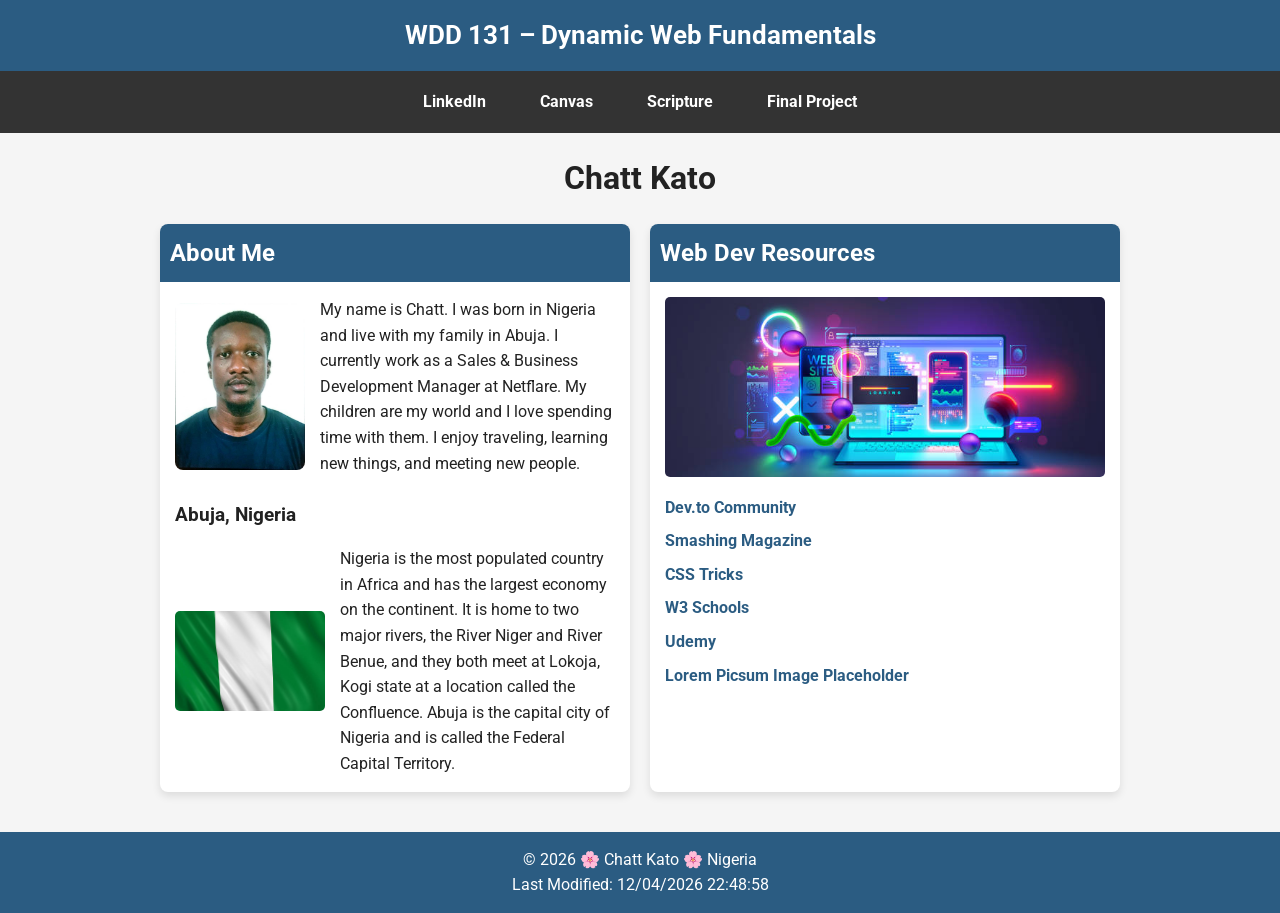
<file: index.html>
<!DOCTYPE html>
<html lang="en-US">
<head>
<meta charset="UTF-8">
<meta name="viewport" content="width=device-width, initial-scale=1.0">

<title>WDD 131 – Dynamic Web Fundamentals – Chatt Kato</title>

<meta name="description" content="WDD 131 – Dynamic Web Fundamentals – Chatt Kato. Home page featuring personal introduction, country information, and web development resources.">

<meta name="author" content="Chatt Kato">

<link rel="stylesheet" href="styles/base.css">

<script src="scripts/getdates.js" defer></script>

<!-- Google Fonts -->
<link rel="preconnect" href="https://fonts.googleapis.com">
<link rel="preconnect" href="https://fonts.gstatic.com" crossorigin>

<link href="https://fonts.googleapis.com/css2?family=Roboto:wght@300;400;700&display=swap" rel="stylesheet">

</head>

<body>

<header>
<span id="course-title">WDD 131 – Dynamic Web Fundamentals</span>

<nav>
<a href="https://www.linkedin.com/in/chatt-kato" target="_blank">LinkedIn</a>
<a href="https://byupw.instructure.com/" target="_blank">Canvas</a>
<a href="https://www.churchofjesuschrist.org/study/scriptures/bofm/1-ne/3?lang=eng&id=p7#p7" target="_blank">Scripture</a>
<a href="#">Final Project</a>
</nav>
</header>


<main>

<h1>Chatt Kato</h1>

<div class="cards">

<!-- ABOUT ME CARD -->
<section class="card">

<h2>About Me</h2>

<div class="about">

<img src="images/chatt-profile.jpg" alt="Chatt Kato" loading="lazy" class="profile-image">

<p>
My name is Chatt. I was born in Nigeria and live with my family in Abuja. 
I currently work as a Sales & Business Development Manager at Netflare. 
My children are my world and I love spending time with them. 
I enjoy traveling, learning new things, and meeting new people.
</p>

</div>

<h3>Abuja, Nigeria</h3>

<div class="country-content">

<img src="images/nigerian-flag.jpg" alt="Official flag of Nigeria" loading="lazy" class="flag-image">

<p>
Nigeria is the most populated country in Africa and has the largest economy on the continent. 
It is home to two major rivers, the River Niger and River Benue, and they both meet at Lokoja, Kogi state at a 
location called the Confluence. Abuja is the capital city of Nigeria and is called the Federal Capital Territory.
</p>

</div>

</section>


<!-- WEB DEV RESOURCES CARD -->
<section class="card">

<h2>Web Dev Resources</h2>

<div class="resources">

<img src="images/dev-resources.jpg" alt="Web development resources" loading="lazy">

<ul>
<li><a href="https://dev.to/" target="_blank">Dev.to Community</a></li>
<li><a href="https://www.smashingmagazine.com/" target="_blank">Smashing Magazine</a></li>
<li><a href="https://css-tricks.com/" target="_blank">CSS Tricks</a></li>
<li><a href="https://www.w3schools.com/" target="_blank">W3 Schools</a></li>
<li><a href="https://www.udemy.com/" target="_blank">Udemy</a></li>
<li><a href="https://picsum.photos/" target="_blank">Lorem Picsum Image Placeholder</a></li>
</ul>

</div>

</section>

</div>

</main>


<footer>

<p>
© <span id="currentyear"></span> 🌸 Chatt Kato 🌸 Nigeria
</p>

<p id="lastModified"></p>

</footer>

</body>
</html>
</file>
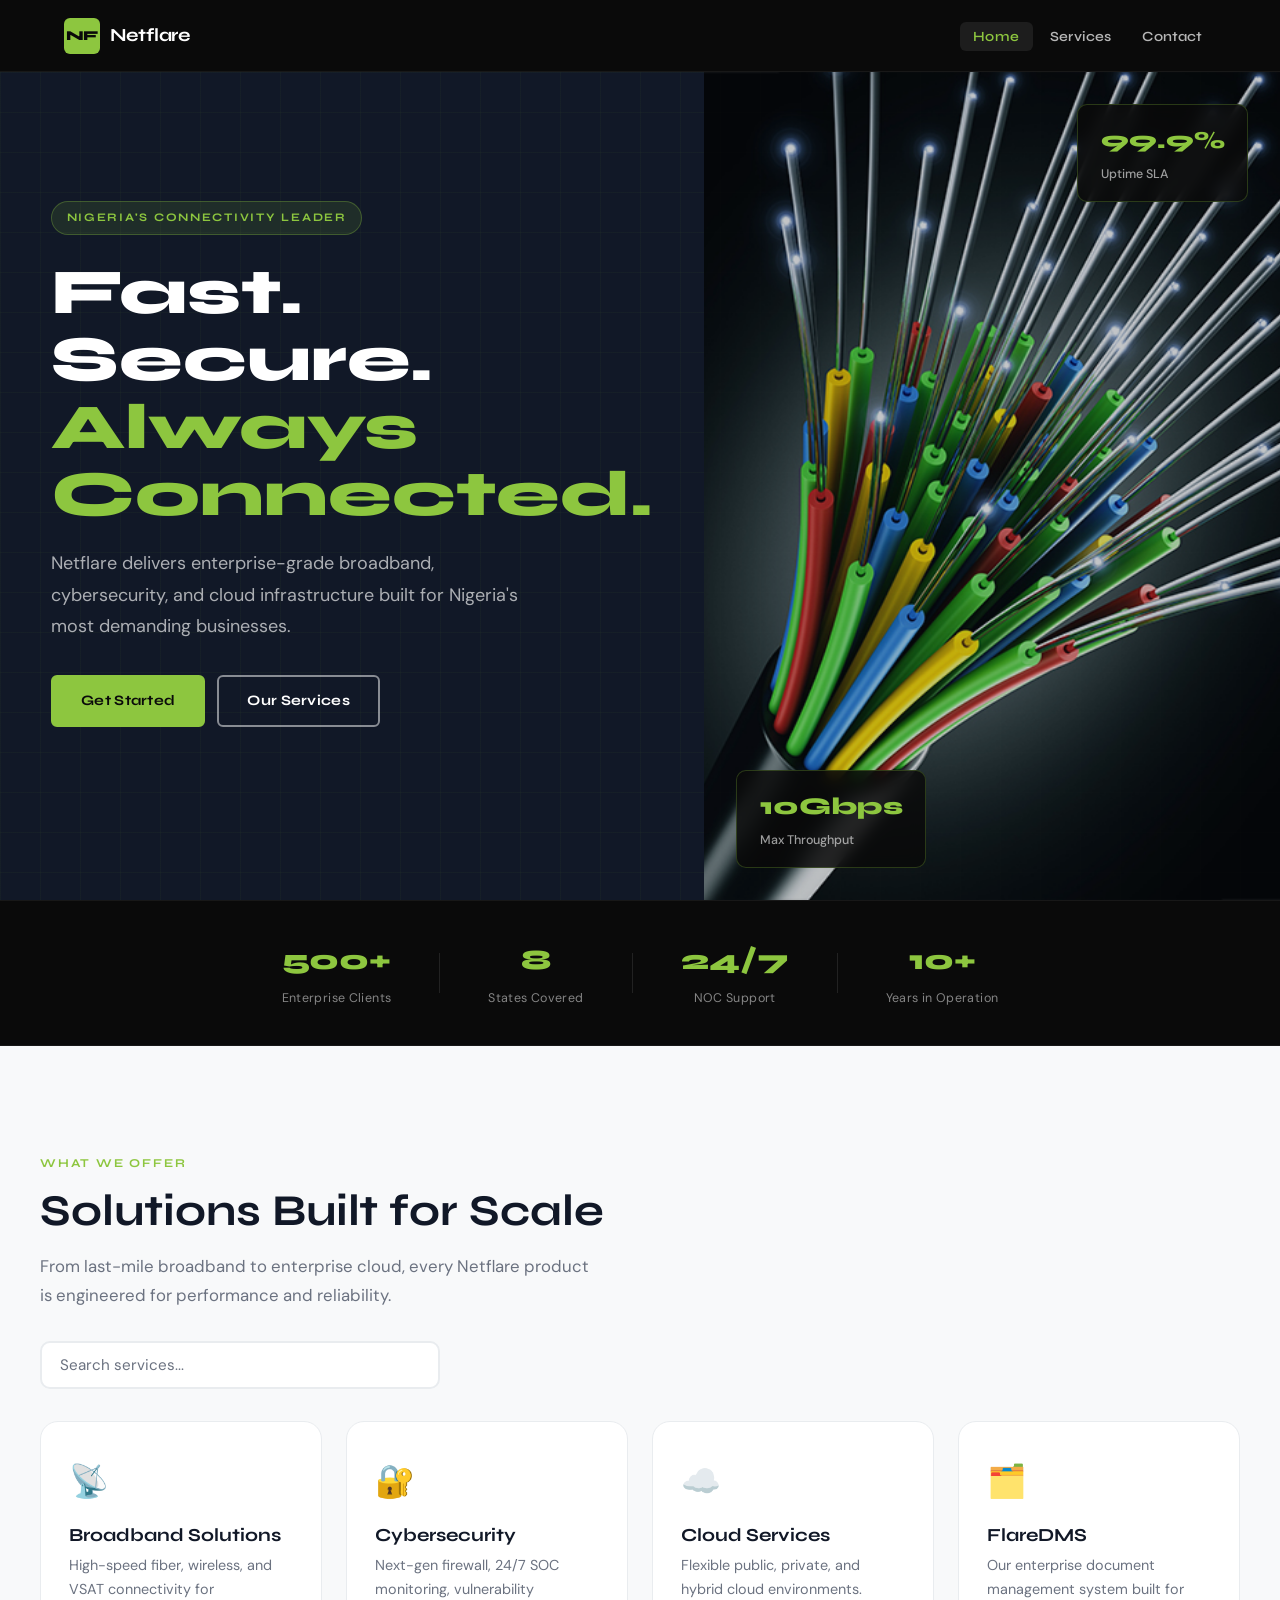
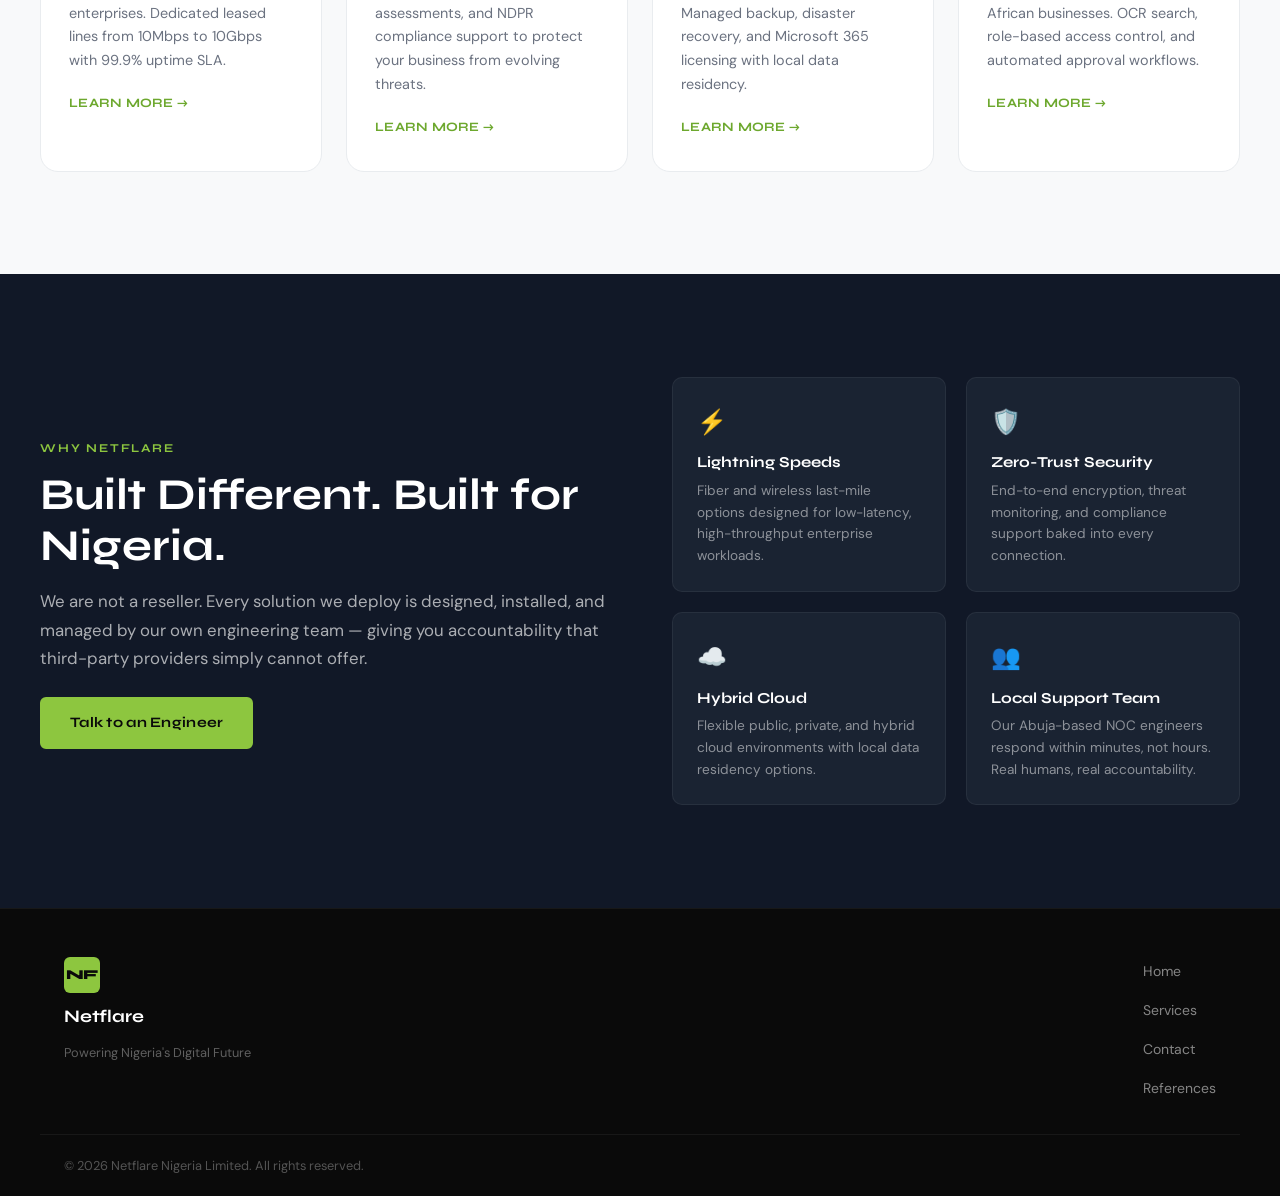
<file: netflare/index.html>
<!DOCTYPE html>
<html lang="en">
<head>
  <meta charset="UTF-8">
  <meta name="description" content="Netflare provides broadband internet, cybersecurity, cloud, and ICT solutions across Nigeria.">
  <meta name="viewport" content="width=device-width, initial-scale=1.0">
  <title>Netflare | Powering Nigeria's Digital Future</title>
  <link rel="preconnect" href="https://fonts.googleapis.com">
  <link rel="preconnect" href="https://fonts.gstatic.com" crossorigin>
  <link href="https://fonts.googleapis.com/css2?family=Syne:wght@400;600;700;800&family=DM+Sans:wght@300;400;500&display=swap" rel="stylesheet">
  <link rel="stylesheet" href="styles/style.css">
  <script src="scripts/script.js" defer></script>
</head>
<body>

  <header class="site-header">
    <div class="header-inner">
      <a href="index.html" class="logo" aria-label="Netflare home">
        <span class="logo-mark">NF</span>
        <span class="logo-text">Netflare</span>
      </a>
      <nav aria-label="Primary Navigation">
        <ul class="nav-list">
          <li><a href="index.html" class="nav-link active">Home</a></li>
          <li><a href="services.html" class="nav-link">Services</a></li>
          <li><a href="contact.html" class="nav-link">Contact</a></li>
        </ul>
      </nav>
      <button class="nav-toggle" aria-label="Toggle menu" aria-expanded="false">
        <span></span><span></span><span></span>
      </button>
    </div>
  </header>

  <main>

    <!-- HERO -->
    <section class="hero">
      <div class="hero-bg-grid"></div>
      <div class="hero-content">
        <div class="hero-badge">Nigeria's Connectivity Leader</div>
        <h1 class="hero-heading">
          Fast. Secure.<br>
          <span class="accent-text">Always Connected.</span>
        </h1>
        <p class="hero-sub">Netflare delivers enterprise-grade broadband, cybersecurity, and cloud infrastructure built for Nigeria's most demanding businesses.</p>
        <div class="hero-actions">
          <button id="ctaBtn" class="btn btn-primary">Get Started</button>
          <a href="services.html" class="btn btn-outline">Our Services</a>
        </div>
        <p id="welcomeMsg" class="welcome-msg" aria-live="polite"></p>
      </div>
      <div class="hero-visual">
        <img src="images/hero.jpg" alt="High-speed fiber network infrastructure" loading="eager" class="hero-img">
        <div class="hero-stat-card card-top">
          <span class="stat-number">99.9%</span>
          <span class="stat-label">Uptime SLA</span>
        </div>
        <div class="hero-stat-card card-bottom">
          <span class="stat-number">10Gbps</span>
          <span class="stat-label">Max Throughput</span>
        </div>
      </div>
    </section>

    <!-- TRUST BAR -->
    <section class="trust-bar" aria-label="Company highlights">
      <div class="trust-inner">
        <div class="trust-item">
          <span class="trust-num">500+</span>
          <span class="trust-label">Enterprise Clients</span>
        </div>
        <div class="trust-divider"></div>
        <div class="trust-item">
          <span class="trust-num">8</span>
          <span class="trust-label">States Covered</span>
        </div>
        <div class="trust-divider"></div>
        <div class="trust-item">
          <span class="trust-num">24/7</span>
          <span class="trust-label">NOC Support</span>
        </div>
        <div class="trust-divider"></div>
        <div class="trust-item">
          <span class="trust-num">10+</span>
          <span class="trust-label">Years in Operation</span>
        </div>
      </div>
    </section>

    <!-- SERVICES PREVIEW -->
    <section class="services-section">
      <div class="section-inner">
        <div class="section-label">What We Offer</div>
        <h2 class="section-heading">Solutions Built for Scale</h2>
        <p class="section-sub">From last-mile broadband to enterprise cloud, every Netflare product is engineered for performance and reliability.</p>

        <input type="search" id="searchBox" placeholder="Search services..." aria-label="Search services" class="search-input">

        <div id="servicesContainer" class="services-grid"></div>
      </div>
    </section>

    <!-- WHY NETFLARE -->
    <section class="why-section">
      <div class="why-inner">
        <div class="why-text">
          <div class="section-label">Why Netflare</div>
          <h2 class="section-heading">Built Different. Built for Nigeria.</h2>
          <p>We are not a reseller. Every solution we deploy is designed, installed, and managed by our own engineering team — giving you accountability that third-party providers simply cannot offer.</p>
          <a href="contact.html" class="btn btn-primary" style="margin-top:1.5rem; display:inline-block;">Talk to an Engineer</a>
        </div>
        <div class="why-cards">
          <div class="why-card">
            <div class="why-icon">⚡</div>
            <h3>Lightning Speeds</h3>
            <p>Fiber and wireless last-mile options designed for low-latency, high-throughput enterprise workloads.</p>
          </div>
          <div class="why-card">
            <div class="why-icon">🛡️</div>
            <h3>Zero-Trust Security</h3>
            <p>End-to-end encryption, threat monitoring, and compliance support baked into every connection.</p>
          </div>
          <div class="why-card">
            <div class="why-icon">☁️</div>
            <h3>Hybrid Cloud</h3>
            <p>Flexible public, private, and hybrid cloud environments with local data residency options.</p>
          </div>
          <div class="why-card">
            <div class="why-icon">👥</div>
            <h3>Local Support Team</h3>
            <p>Our Abuja-based NOC engineers respond within minutes, not hours. Real humans, real accountability.</p>
          </div>
        </div>
      </div>
    </section>

  </main>

  <footer class="site-footer">
    <div class="footer-inner">
      <div class="footer-brand">
        <span class="logo-mark">NF</span>
        <span class="logo-text">Netflare</span>
        <p class="footer-tagline">Powering Nigeria's Digital Future</p>
      </div>
      <nav aria-label="Footer Navigation">
        <ul class="footer-links">
          <li><a href="index.html">Home</a></li>
          <li><a href="services.html">Services</a></li>
          <li><a href="contact.html">Contact</a></li>
          <li><a href="references.html">References</a></li>
        </ul>
      </nav>
    </div>
    <div class="footer-bottom">
      <p>&copy; 2026 Netflare Nigeria Limited. All rights reserved.</p>
    </div>
  </footer>

</body>
</html>
</file>
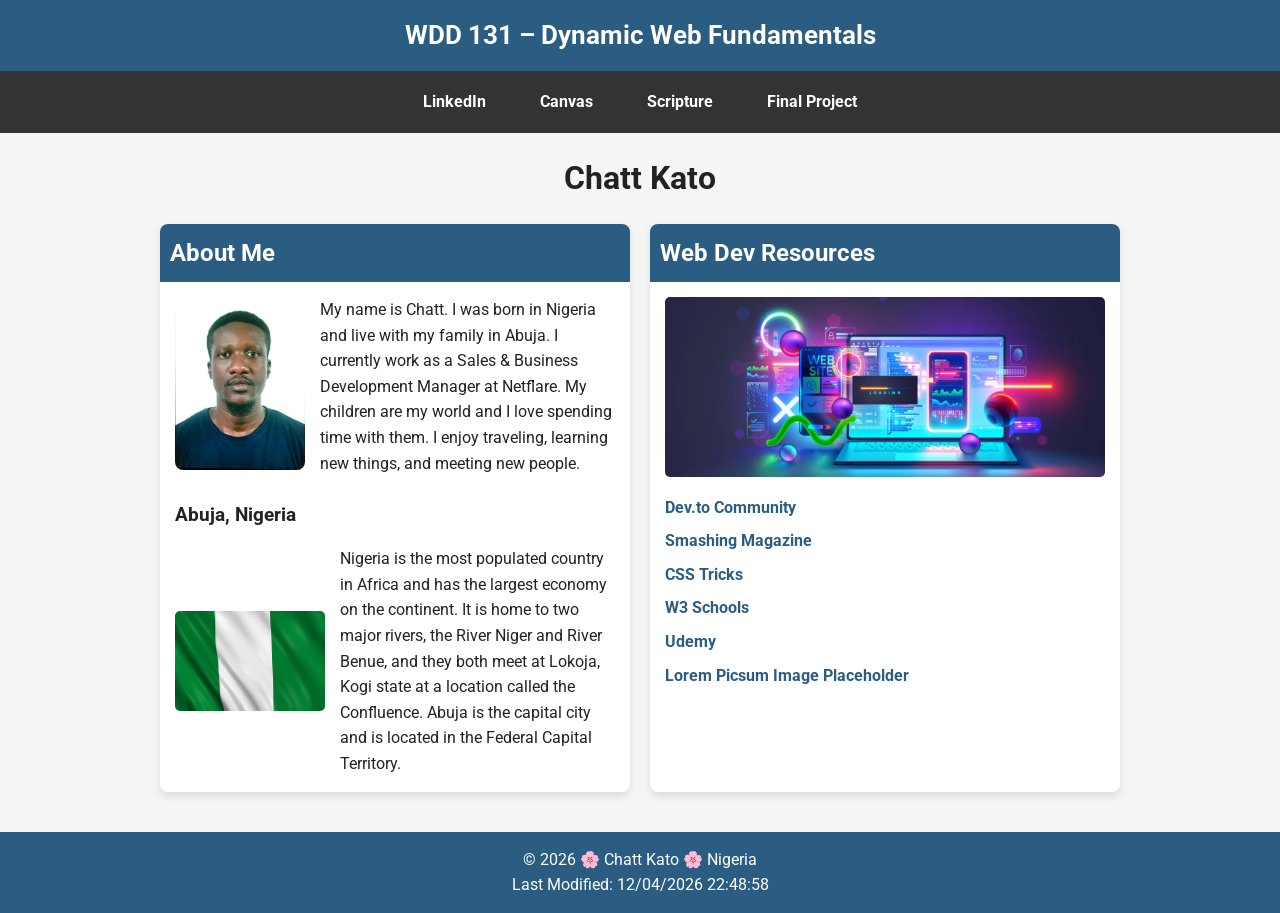
<file: week 1/index.html>
<!DOCTYPE html>
<html lang="en-US">
<head>
<meta charset="UTF-8">
<meta name="viewport" content="width=device-width, initial-scale=1.0">

<title>WDD 131 – Dynamic Web Fundamentals – Chatt Kato</title>

<meta name="description" content="WDD 131 – Dynamic Web Fundamentals – Chatt Kato. Home page featuring personal introduction, country information, and web development resources.">

<meta name="author" content="Chatt Kato">

<link rel="stylesheet" href="styles/base.css">

<script src="scripts/getdates.js" defer></script>

<!-- Google Font -->
<link rel="preconnect" href="https://fonts.googleapis.com">
<link href="https://fonts.googleapis.com/css2?family=Roboto:wght@300;400;700&display=swap" rel="stylesheet">

</head>

<body>

<header>
<span id="course-title">WDD 131 – Dynamic Web Fundamentals</span>

<nav>
<a href="https://www.linkedin.com/in/chatt-kato" target="_blank">LinkedIn</a>
<a href="https://byupw.instructure.com/" target="_blank">Canvas</a>
<a href="https://www.churchofjesuschrist.org/study/scriptures/bofm/1-ne/3?lang=eng&id=p7#p7" target="_blank">Scripture</a>
<a href="#">Final Project</a>
</nav>
</header>


<main>

<h1>Chatt Kato</h1>

<div class="cards">

<!-- ABOUT ME CARD -->
<section class="card">

<h2>About Me</h2>

<div class="about">

<img src="images/chatt-profile.jpg" alt="Chatt Kato" loading="lazy" class="profile-image">

<p>
My name is Chatt. I was born in Nigeria and live with my family in Abuja. 
I currently work as a Sales & Business Development Manager at Netflare. 
My children are my world and I love spending time with them. 
I enjoy traveling, learning new things, and meeting new people.
</p>

</div>

<h3>Abuja, Nigeria</h3>

<div class="country-content">

<img src="images/nigerian-flag.jpg" alt="Official flag of Nigeria" loading="lazy" class="flag-image">

<p>
Nigeria is the most populated country in Africa and has the largest economy on the continent. 
It is home to two major rivers, the River Niger and River Benue, and they both meet at Lokoja, Kogi state at a 
location called the Confluence. Abuja is the capital city and is located in the Federal Capital Territory.
</p>

</div>

</section>


<!-- WEB DEV RESOURCES CARD -->
<section class="card">

<h2>Web Dev Resources</h2>

<div class="resources">

<img src="images/dev-resources.jpg" alt="Web development resources" loading="lazy">

<ul>
<li><a href="https://dev.to/" target="_blank">Dev.to Community</a></li>
<li><a href="https://www.smashingmagazine.com/" target="_blank">Smashing Magazine</a></li>
<li><a href="https://css-tricks.com/" target="_blank">CSS Tricks</a></li>
<li><a href="https://www.w3schools.com/" target="_blank">W3 Schools</a></li>
<li><a href="https://www.udemy.com/" target="_blank">Udemy</a></li>
<li><a href="https://picsum.photos/" target="_blank">Lorem Picsum Image Placeholder</a></li>
</ul>

</div>

</section>

</div>

</main>


<footer>

<p>
© <span id="currentyear"></span> 🌸 Chatt Kato 🌸 Nigeria
</p>

<p id="lastModified"></p>

</footer>

</body>
</html>
</file>
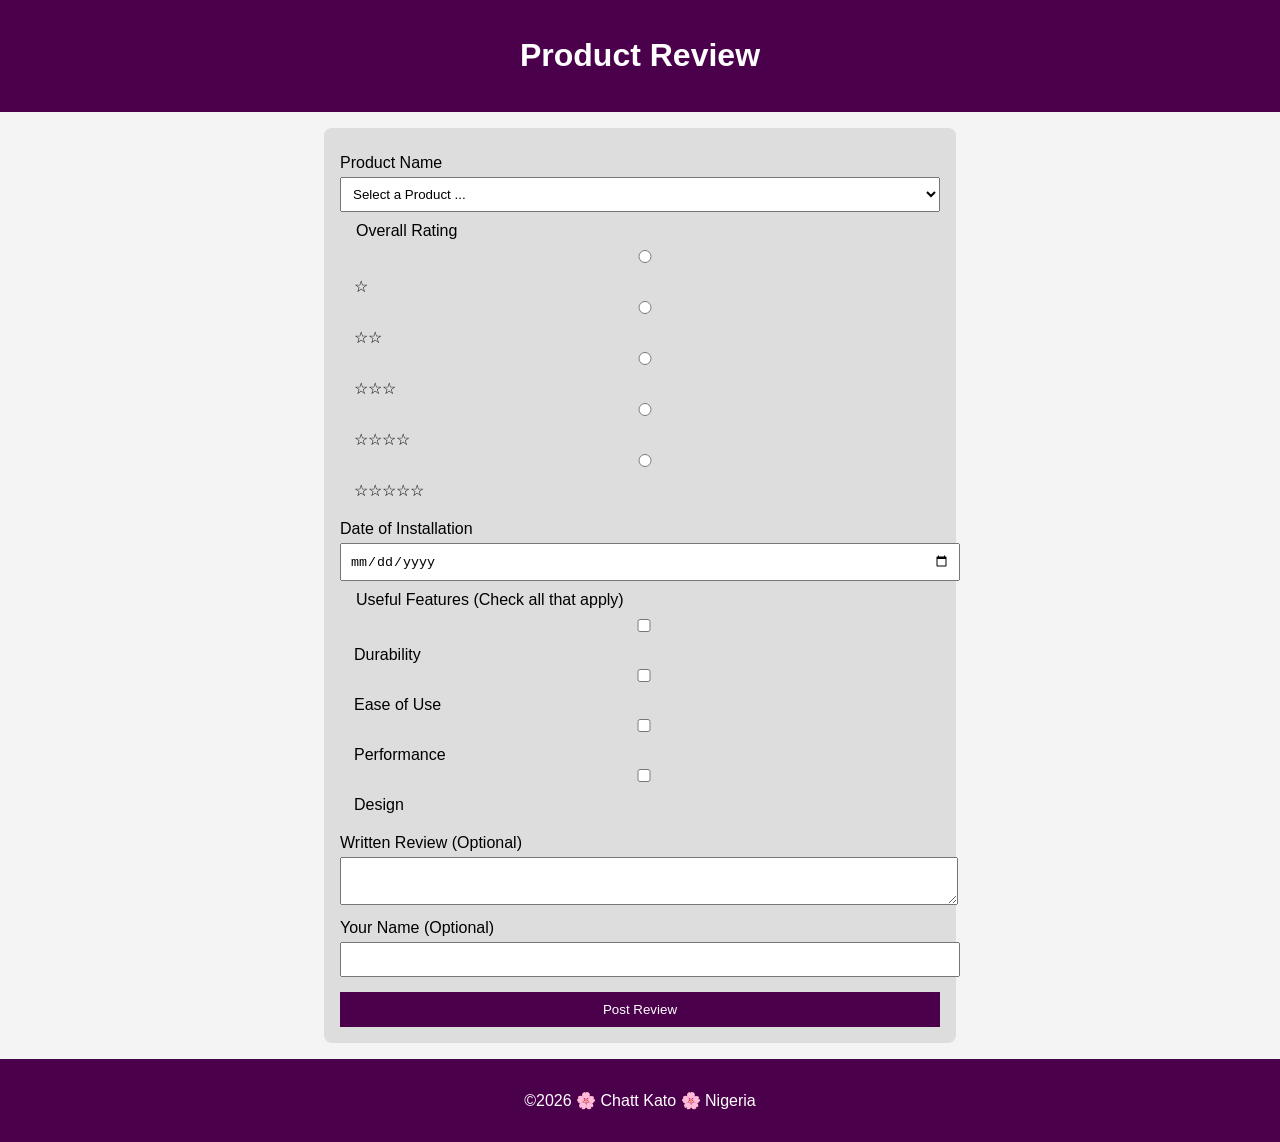
<file: form.html>
<!DOCTYPE html>
<html lang="en">
<head>
  <meta charset="UTF-8">
  <meta name="viewport" content="width=device-width, initial-scale=1.0">

  <meta name="description" content="Submit a product review by selecting a product, rating it, and sharing your experience.">
  <meta name="author" content="Your Full Name">

  <title>Product Review</title>

  <link rel="stylesheet" href="styles/styles.css">

  <!-- ✅ FIXED: script in <head> with defer -->
  <script src="scripts/script.js" defer></script>

</head>

<body>

<header>
  <h1>Product Review</h1>
</header>

<main>
  <form method="get" action="review.html">
    
    <!-- Product Name -->
    <label for="product">Product Name</label>
    <select id="product" name="product" required>
      <option value="" disabled selected>Select a Product ...</option>
    </select>

    <!-- Rating -->
    <fieldset>
      <legend>Overall Rating</legend>

      <input type="radio" id="star1" name="rating" value="1" required>
      <label for="star1">☆</label>

      <input type="radio" id="star2" name="rating" value="2" required>
      <label for="star2">☆☆</label>

      <input type="radio" id="star3" name="rating" value="3" required>
      <label for="star3">☆☆☆</label>

      <input type="radio" id="star4" name="rating" value="4" required>
      <label for="star4">☆☆☆☆</label>

      <input type="radio" id="star5" name="rating" value="5" required>
      <label for="star5">☆☆☆☆☆</label>

    </fieldset>

    <!-- Date -->
    <label for="date">Date of Installation</label>
    <input type="date" id="date" name="date" required>

    <!-- Features -->
    <fieldset>
      <legend>Useful Features (Check all that apply)</legend>

      <input type="checkbox" id="durability" name="features" value="Durability">
      <label for="durability">Durability</label>

      <input type="checkbox" id="ease" name="features" value="Ease of Use">
      <label for="ease">Ease of Use</label>

      <input type="checkbox" id="performance" name="features" value="Performance">
      <label for="performance">Performance</label>

      <input type="checkbox" id="design" name="features" value="Design">
      <label for="design">Design</label>

    </fieldset>

    <!-- Review -->
    <label for="review">Written Review (Optional)</label>
    <textarea id="review" name="review"></textarea>

    <!-- Name -->
    <label for="username">Your Name (Optional)</label>
    <input type="text" id="username" name="username">

    <!-- Submit -->
    <input type="submit" value="Post Review">

  </form>
</main>

<footer>
  <p>©2026 🌸 Chatt Kato 🌸 Nigeria</p>
</footer>

</body>
</html>
</file>
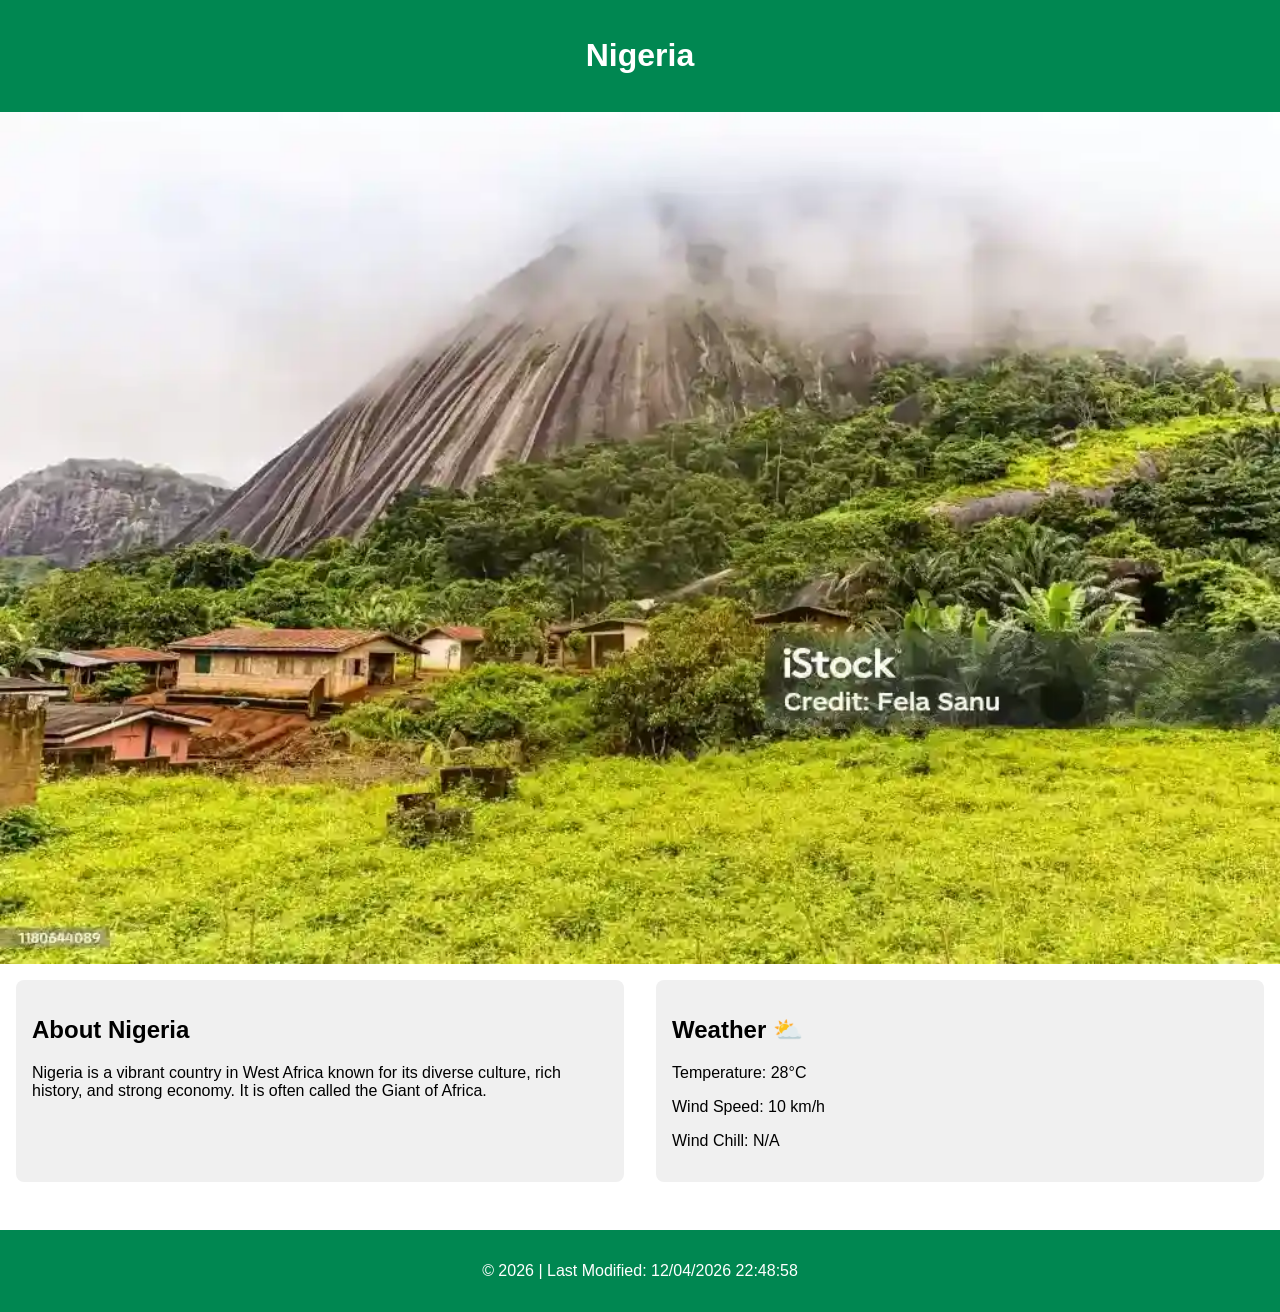
<file: place.html>
<!DOCTYPE html>
<html lang="en">
<head>
    <meta charset="UTF-8">
    <meta name="viewport" content="width=device-width, initial-scale=1.0">

    <!-- Meta Requirements -->
    <meta name="description" content="Discover Nigeria, a vibrant West African country known for its rich culture, history, and beautiful landscapes.">
    <meta name="author" content="Your Full Name">

    <title>Discover Nigeria</title>

    <link rel="stylesheet" href="styles/place.css">
    <script src="scripts/place.js" defer></script>
</head>

<body>

<header>
    <h1>Nigeria</h1>
</header>

<!-- HERO IMAGE -->
<section class="hero">
    <!-- Hidden heading for accessibility -->
    <h2 class="visually-hidden">Nigeria Landscape</h2>

    <picture>
        <source srcset="images/nigeria-large.webp" media="(min-width: 768px)">
        <img src="images/nigeria-small.webp" alt="Nigeria landscape">
    </picture>
</section>

<main>

    <!-- ABOUT -->
    <section class="about">
        <h2>About Nigeria</h2>
        <p>
            Nigeria is a vibrant country in West Africa known for its diverse culture,
            rich history, and strong economy. It is often called the Giant of Africa.
        </p>
    </section>

    <!-- WEATHER -->
    <section class="weather">
        <h2>Weather</h2>

        <!-- SVG Icon for mobile -->
        <div class="weather-icon">
            <svg width="60" height="60" viewBox="0 0 24 24" fill="orange" xmlns="http://www.w3.org/2000/svg">
                <circle cx="12" cy="12" r="5"/>
                <g stroke="orange" stroke-width="2">
                    <line x1="12" y1="1" x2="12" y2="4"/>
                    <line x1="12" y1="20" x2="12" y2="23"/>
                    <line x1="4.22" y1="4.22" x2="6.34" y2="6.34"/>
                    <line x1="17.66" y1="17.66" x2="19.78" y2="19.78"/>
                    <line x1="1" y1="12" x2="4" y2="12"/>
                    <line x1="20" y1="12" x2="23" y2="12"/>
                    <line x1="4.22" y1="19.78" x2="6.34" y2="17.66"/>
                    <line x1="17.66" y1="6.34" x2="19.78" y2="4.22"/>
                </g>
            </svg>
        </div>

        <p>Temperature: <span id="temp">28</span>°C</p>
        <p>Wind Speed: <span id="wind">10</span> km/h</p>
        <p>Wind Chill: <span id="windChill"></span></p>
    </section>

</main>

<footer>
    <p>&copy; <span id="year"></span> | Last Modified: <span id="lastModified"></span></p>
</footer>

</body>
</html>
</file>
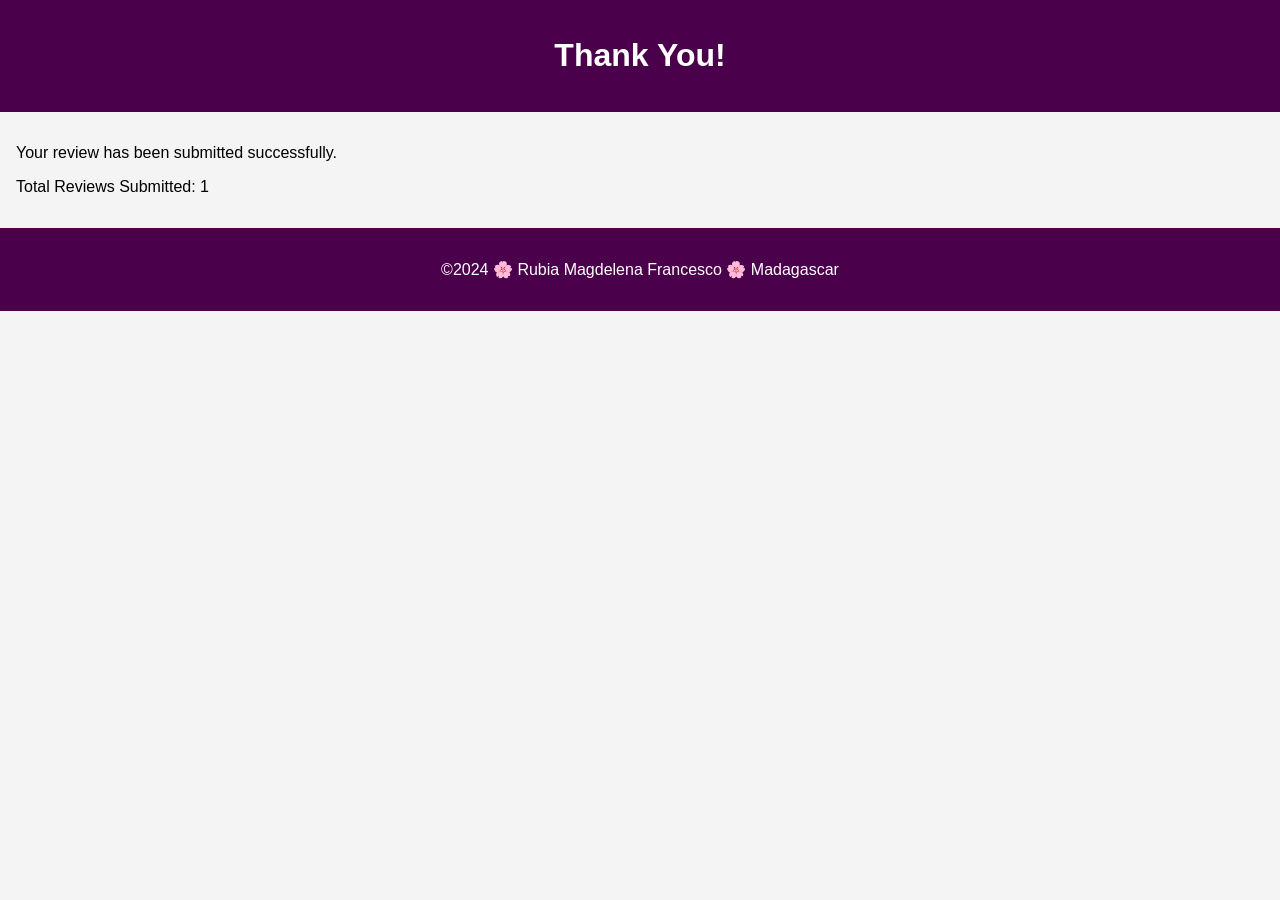
<file: review.html>
<!DOCTYPE html>
<html lang="en">
<head>
  <meta charset="UTF-8">
  <meta name="viewport" content="width=device-width, initial-scale=1.0">

  <meta name="description" content="Confirmation page for submitted product reviews showing total number of reviews.">
  <meta name="author" content="Your Full Name">

  <title>Review Submitted</title>

  <link rel="stylesheet" href="styles/styles.css">
</head>

<body>

<header>
  <h1>Thank You!</h1>
</header>

<main>
  <p>Your review has been submitted successfully.</p>
  <p>Total Reviews Submitted: <span id="counter">0</span></p>
</main>

<footer>
  <p>©2024 🌸 Rubia Magdelena Francesco 🌸 Madagascar</p>
</footer>

<script>
  let count = localStorage.getItem("reviewCount");

  if (!count) count = 0;

  count++;
  localStorage.setItem("reviewCount", count);

  document.getElementById("counter").textContent = count;
</script>

</body>
</html>
</file>
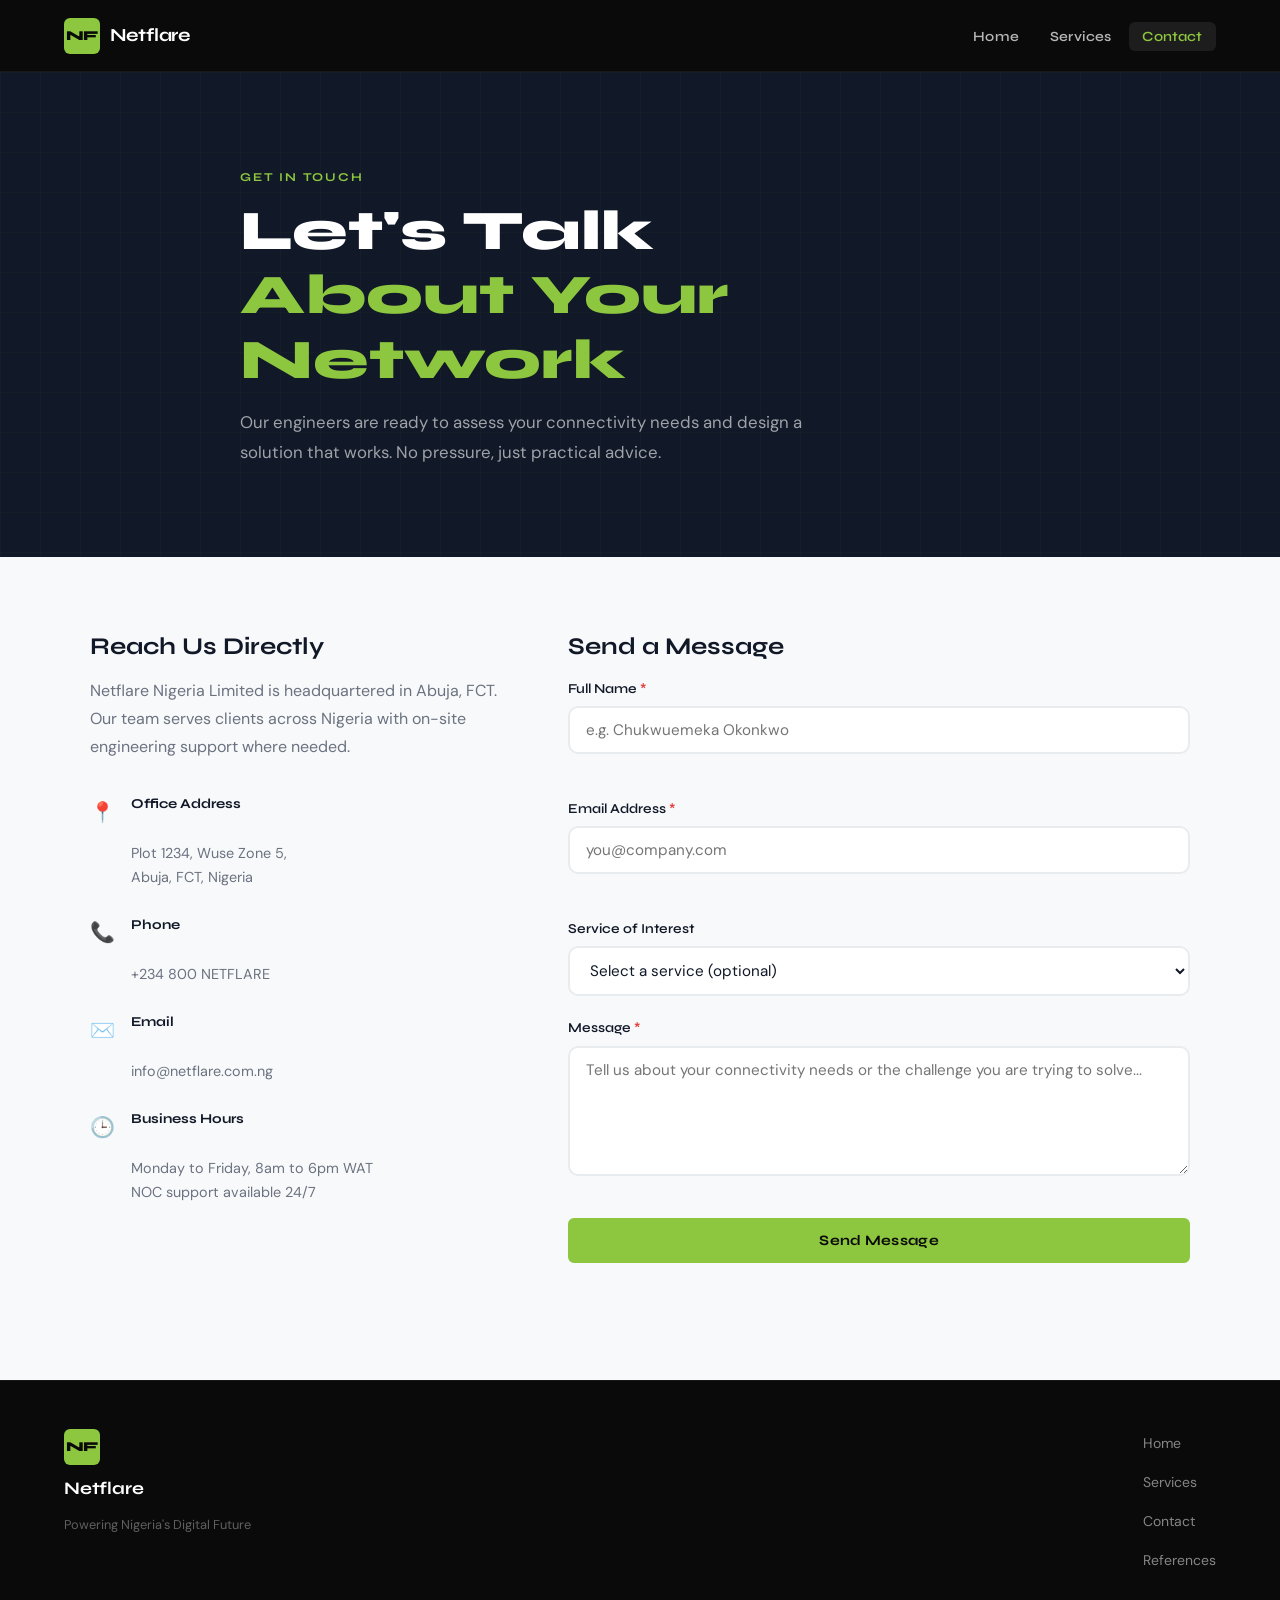
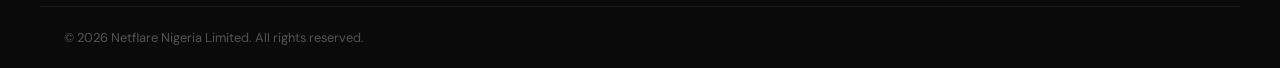
<file: netflare/contact.html>
<!DOCTYPE html>
<html lang="en">
<head>
  <meta charset="UTF-8">
  <meta name="description" content="Get in touch with Netflare Nigeria for broadband, cybersecurity, cloud, and ICT services.">
  <meta name="viewport" content="width=device-width, initial-scale=1.0">
  <title>Contact Us | Netflare Nigeria</title>
  <link rel="preconnect" href="https://fonts.googleapis.com">
  <link rel="preconnect" href="https://fonts.gstatic.com" crossorigin>
  <link href="https://fonts.googleapis.com/css2?family=Syne:wght@400;600;700;800&family=DM+Sans:wght@300;400;500&display=swap" rel="stylesheet">
  <link rel="stylesheet" href="styles/style.css">
  <script src="scripts/script.js" defer></script>
</head>
<body>

  <header class="site-header">
    <div class="header-inner">
      <a href="index.html" class="logo" aria-label="Netflare home">
        <span class="logo-mark">NF</span>
        <span class="logo-text">Netflare</span>
      </a>
      <nav aria-label="Primary Navigation">
        <ul class="nav-list">
          <li><a href="index.html" class="nav-link">Home</a></li>
          <li><a href="services.html" class="nav-link">Services</a></li>
          <li><a href="contact.html" class="nav-link active">Contact</a></li>
        </ul>
      </nav>
      <button class="nav-toggle" aria-label="Toggle menu" aria-expanded="false">
        <span></span><span></span><span></span>
      </button>
    </div>
  </header>

  <main>

    <!-- PAGE HERO -->
    <section class="page-hero">
      <div class="page-hero-inner">
        <div class="section-label">Get In Touch</div>
        <h1 class="page-hero-heading">Let's Talk<br><span class="accent-text">About Your Network</span></h1>
        <p class="page-hero-sub">Our engineers are ready to assess your connectivity needs and design a solution that works. No pressure, just practical advice.</p>
      </div>
    </section>

    <!-- CONTACT LAYOUT -->
    <section class="contact-section">
      <div class="contact-inner">

        <!-- INFO COLUMN -->
        <div class="contact-info">
          <h2>Reach Us Directly</h2>
          <p>Netflare Nigeria Limited is headquartered in Abuja, FCT. Our team serves clients across Nigeria with on-site engineering support where needed.</p>

          <ul class="contact-details">
            <li>
              <span class="contact-icon" aria-hidden="true">📍</span>
              <div>
                <strong>Office Address</strong><br>
                Plot 1234, Wuse Zone 5,<br>Abuja, FCT, Nigeria
              </div>
            </li>
            <li>
              <span class="contact-icon" aria-hidden="true">📞</span>
              <div>
                <strong>Phone</strong><br>
                +234 800 NETFLARE
              </div>
            </li>
            <li>
              <span class="contact-icon" aria-hidden="true">✉️</span>
              <div>
                <strong>Email</strong><br>
                info@netflare.com.ng
              </div>
            </li>
            <li>
              <span class="contact-icon" aria-hidden="true">🕒</span>
              <div>
                <strong>Business Hours</strong><br>
                Monday to Friday, 8am to 6pm WAT<br>
                NOC support available 24/7
              </div>
            </li>
          </ul>
        </div>

        <!-- FORM COLUMN -->
        <div class="contact-form-wrap">
          <h2>Send a Message</h2>
          <form id="contactForm" class="contact-form" novalidate>

            <div class="form-group">
              <label for="name">Full Name <span class="required" aria-hidden="true">*</span></label>
              <input id="name" name="name" type="text" placeholder="e.g. Chukwuemeka Okonkwo" required autocomplete="name">
              <span class="field-error" id="nameError" role="alert"></span>
            </div>

            <div class="form-group">
              <label for="email">Email Address <span class="required" aria-hidden="true">*</span></label>
              <input id="email" name="email" type="email" placeholder="you@company.com" required autocomplete="email">
              <span class="field-error" id="emailError" role="alert"></span>
            </div>

            <div class="form-group">
              <label for="service">Service of Interest</label>
              <select id="service" name="service">
                <option value="">Select a service (optional)</option>
                <option value="broadband">Broadband Solutions</option>
                <option value="cybersecurity">Cybersecurity</option>
                <option value="cloud">Cloud Services</option>
                <option value="flareDMS">FlareDMS</option>
                <option value="other">Other / Not Sure</option>
              </select>
            </div>

            <div class="form-group">
              <label for="message">Message <span class="required" aria-hidden="true">*</span></label>
              <textarea id="message" name="message" rows="5" placeholder="Tell us about your connectivity needs or the challenge you are trying to solve..." required></textarea>
              <span class="field-error" id="messageError" role="alert"></span>
            </div>

            <button type="submit" class="btn btn-primary btn-full">Send Message</button>

          </form>
          <p id="formFeedback" class="form-feedback" aria-live="polite"></p>
        </div>

      </div>
    </section>

  </main>

  <footer class="site-footer">
    <div class="footer-inner">
      <div class="footer-brand">
        <span class="logo-mark">NF</span>
        <span class="logo-text">Netflare</span>
        <p class="footer-tagline">Powering Nigeria's Digital Future</p>
      </div>
      <nav aria-label="Footer Navigation">
        <ul class="footer-links">
          <li><a href="index.html">Home</a></li>
          <li><a href="services.html">Services</a></li>
          <li><a href="contact.html">Contact</a></li>
          <li><a href="references.html">References</a></li>
        </ul>
      </nav>
    </div>
    <div class="footer-bottom">
      <p>&copy; 2026 Netflare Nigeria Limited. All rights reserved.</p>
    </div>
  </footer>

</body>
</html>
</file>
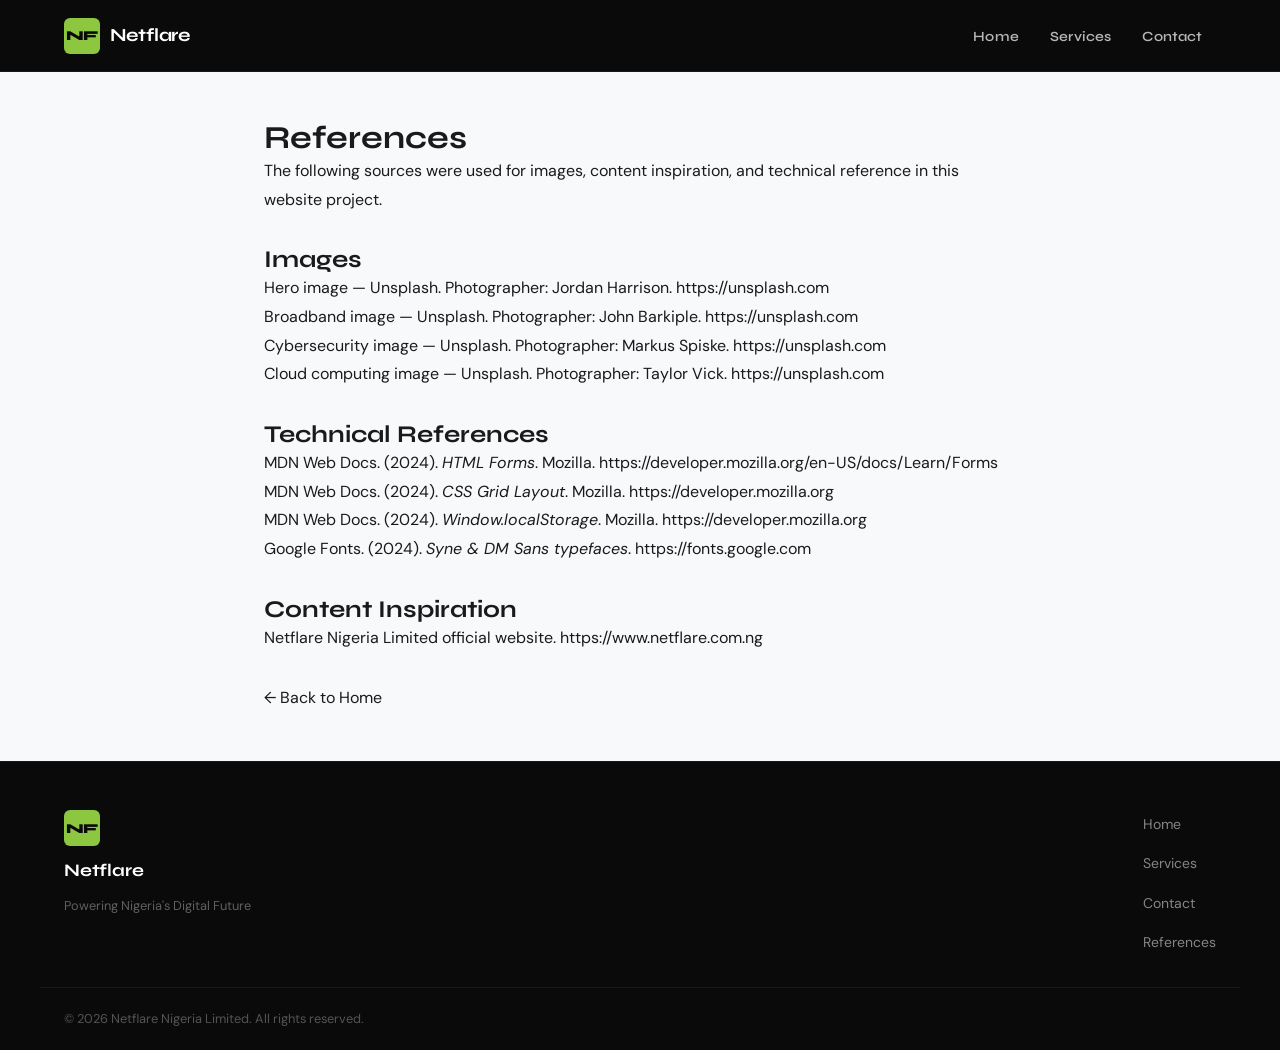
<file: netflare/references.html>
<!DOCTYPE html>
<html lang="en">
<head>
  <meta charset="UTF-8">
  <meta name="viewport" content="width=device-width, initial-scale=1.0">
  <title>References | Netflare Nigeria</title>
  <link rel="preconnect" href="https://fonts.googleapis.com">
  <link rel="preconnect" href="https://fonts.gstatic.com" crossorigin>
  <link href="https://fonts.googleapis.com/css2?family=Syne:wght@400;600;700;800&family=DM+Sans:wght@300;400;500&display=swap" rel="stylesheet">
  <link rel="stylesheet" href="styles/style.css">
</head>
<body>

  <header class="site-header">
    <div class="header-inner">
      <a href="index.html" class="logo" aria-label="Netflare home">
        <span class="logo-mark">NF</span>
        <span class="logo-text">Netflare</span>
      </a>
      <nav aria-label="Primary Navigation">
        <ul class="nav-list">
          <li><a href="index.html" class="nav-link">Home</a></li>
          <li><a href="services.html" class="nav-link">Services</a></li>
          <li><a href="contact.html" class="nav-link">Contact</a></li>
        </ul>
      </nav>
      <button class="nav-toggle" aria-label="Toggle menu" aria-expanded="false">
        <span></span><span></span><span></span>
      </button>
    </div>
  </header>

  <main style="max-width:800px; margin:3rem auto; padding:0 1.5rem; font-family:'DM Sans',sans-serif; line-height:1.8; color:#1a1a1a;">
    <h1 style="font-family:'Syne',sans-serif;">References</h1>
    <p>The following sources were used for images, content inspiration, and technical reference in this website project.</p>

    <h2 style="font-family:'Syne',sans-serif; margin-top:2rem;">Images</h2>
    <ul>
      <li>Hero image — Unsplash. Photographer: Jordan Harrison. <a href="https://unsplash.com/photos/fiber-optic-cables" target="_blank" rel="noopener">https://unsplash.com</a></li>
      <li>Broadband image — Unsplash. Photographer: John Barkiple. <a href="https://unsplash.com" target="_blank" rel="noopener">https://unsplash.com</a></li>
      <li>Cybersecurity image — Unsplash. Photographer: Markus Spiske. <a href="https://unsplash.com" target="_blank" rel="noopener">https://unsplash.com</a></li>
      <li>Cloud computing image — Unsplash. Photographer: Taylor Vick. <a href="https://unsplash.com" target="_blank" rel="noopener">https://unsplash.com</a></li>
    </ul>

    <h2 style="font-family:'Syne',sans-serif; margin-top:2rem;">Technical References</h2>
    <ul>
      <li>MDN Web Docs. (2024). <em>HTML Forms</em>. Mozilla. <a href="https://developer.mozilla.org/en-US/docs/Learn/Forms" target="_blank" rel="noopener">https://developer.mozilla.org/en-US/docs/Learn/Forms</a></li>
      <li>MDN Web Docs. (2024). <em>CSS Grid Layout</em>. Mozilla. <a href="https://developer.mozilla.org/en-US/docs/Web/CSS/CSS_grid_layout" target="_blank" rel="noopener">https://developer.mozilla.org</a></li>
      <li>MDN Web Docs. (2024). <em>Window.localStorage</em>. Mozilla. <a href="https://developer.mozilla.org/en-US/docs/Web/API/Window/localStorage" target="_blank" rel="noopener">https://developer.mozilla.org</a></li>
      <li>Google Fonts. (2024). <em>Syne &amp; DM Sans typefaces</em>. <a href="https://fonts.google.com" target="_blank" rel="noopener">https://fonts.google.com</a></li>
    </ul>

    <h2 style="font-family:'Syne',sans-serif; margin-top:2rem;">Content Inspiration</h2>
    <ul>
      <li>Netflare Nigeria Limited official website. <a href="https://www.netflare.com.ng" target="_blank" rel="noopener">https://www.netflare.com.ng</a></li>
    </ul>

    <p style="margin-top:2rem;"><a href="index.html">&larr; Back to Home</a></p>
  </main>

  <footer class="site-footer">
    <div class="footer-inner">
      <div class="footer-brand">
        <span class="logo-mark">NF</span>
        <span class="logo-text">Netflare</span>
        <p class="footer-tagline">Powering Nigeria's Digital Future</p>
      </div>
      <nav aria-label="Footer Navigation">
        <ul class="footer-links">
          <li><a href="index.html">Home</a></li>
          <li><a href="services.html">Services</a></li>
          <li><a href="contact.html">Contact</a></li>
          <li><a href="references.html">References</a></li>
        </ul>
      </nav>
    </div>
    <div class="footer-bottom">
      <p>&copy; 2026 Netflare Nigeria Limited. All rights reserved.</p>
    </div>
  </footer>

</body>
</html>
</file>
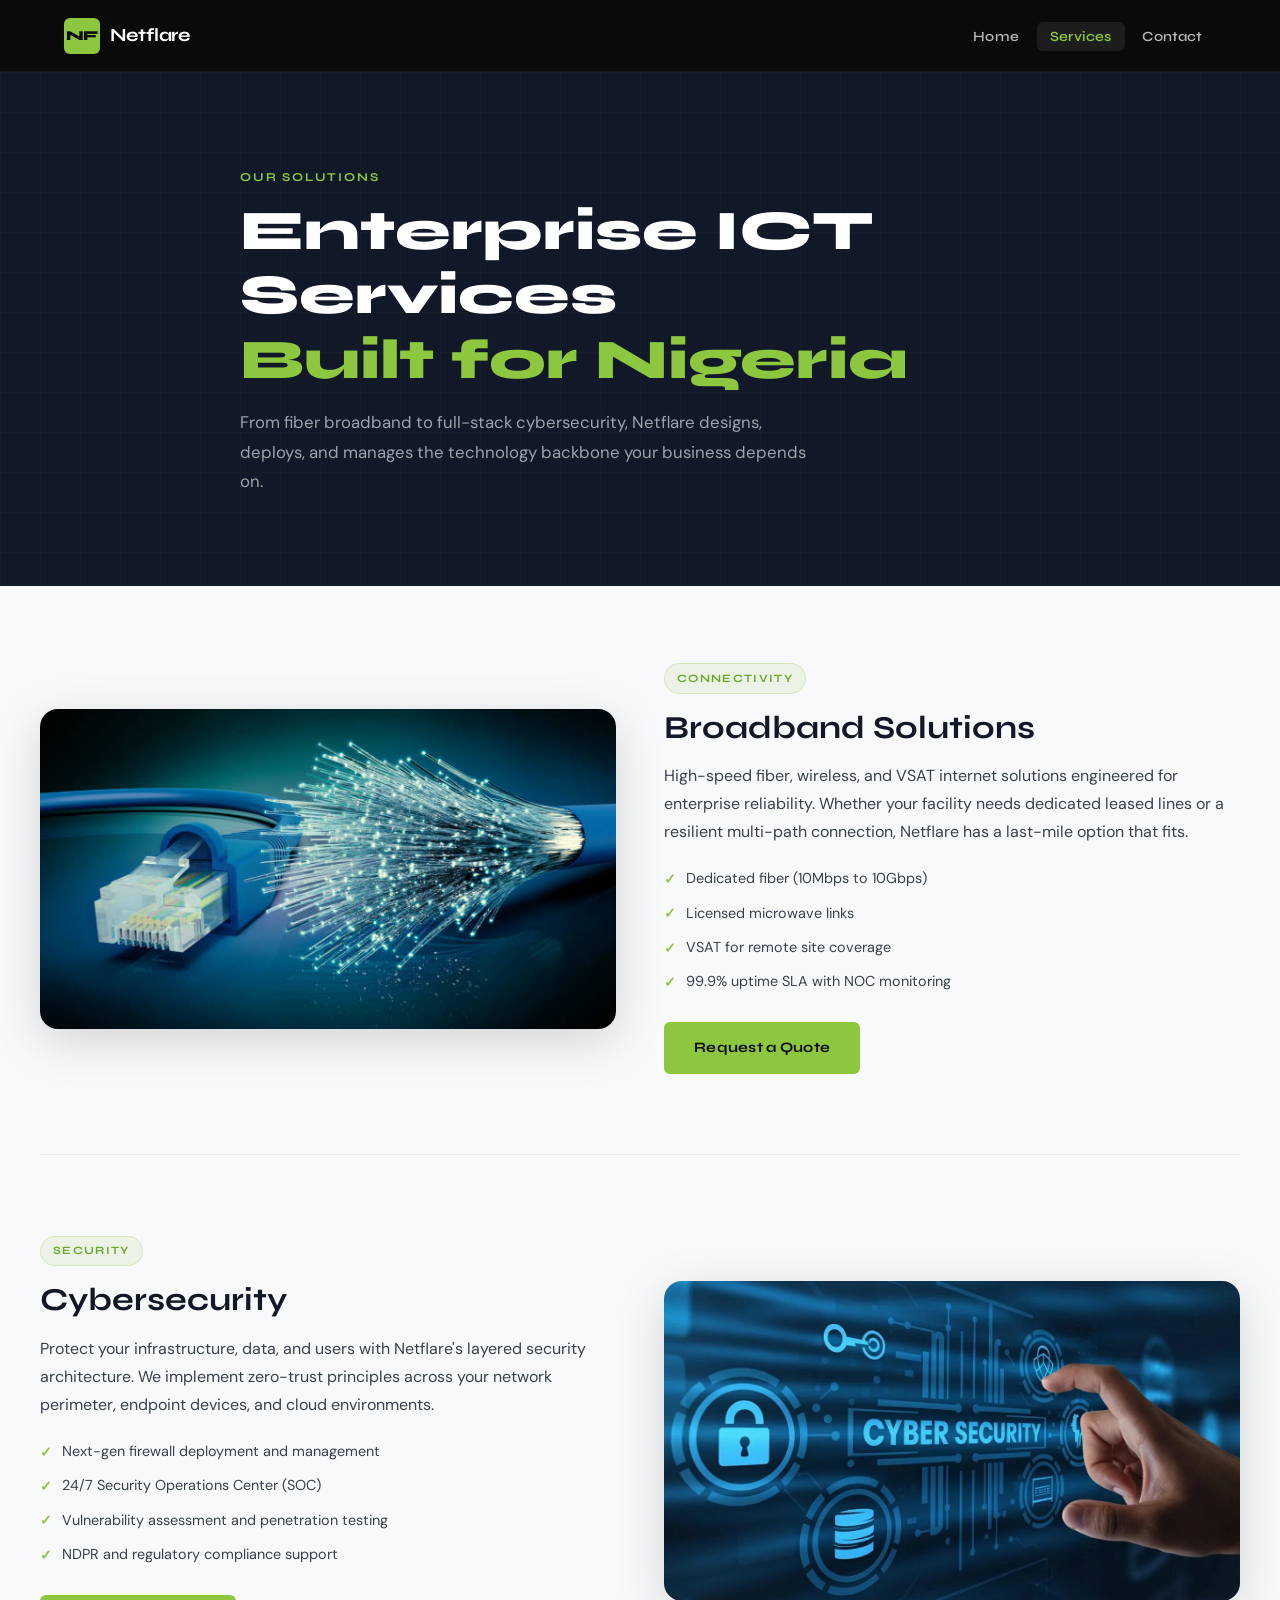
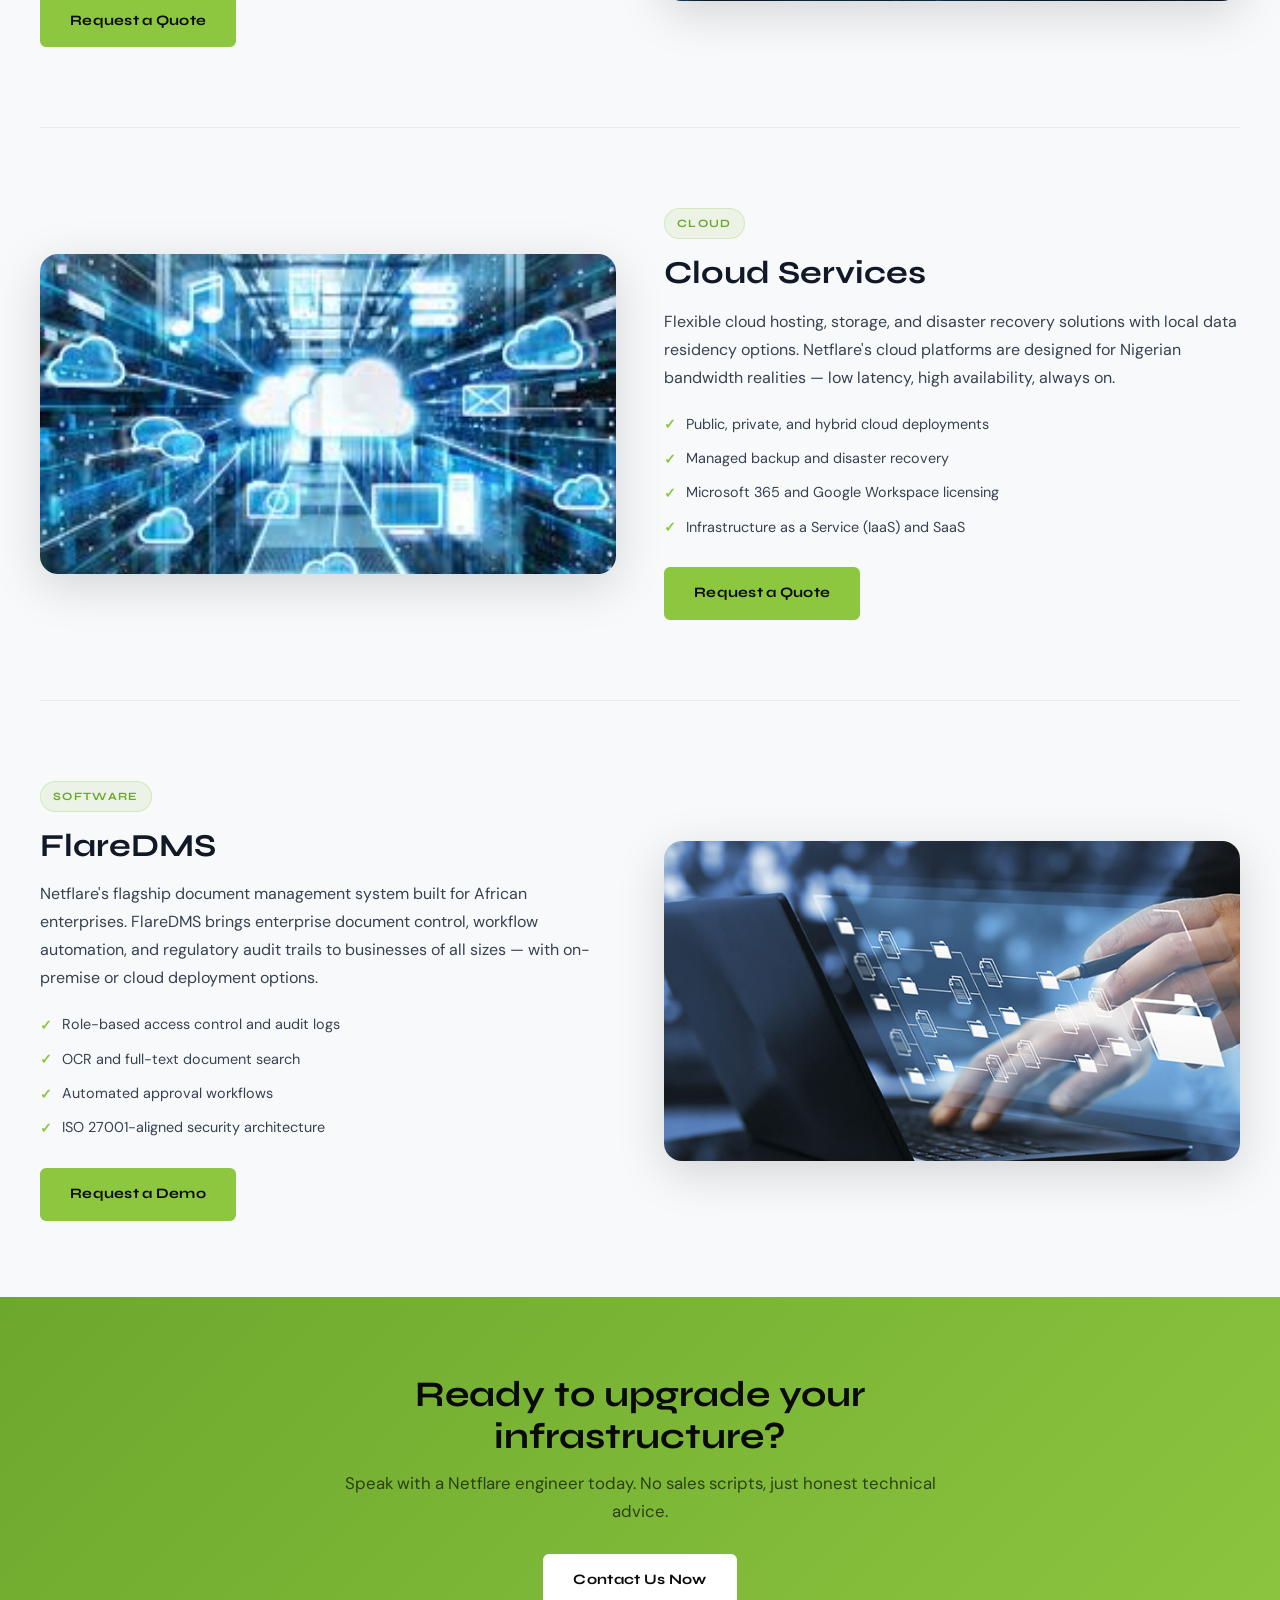
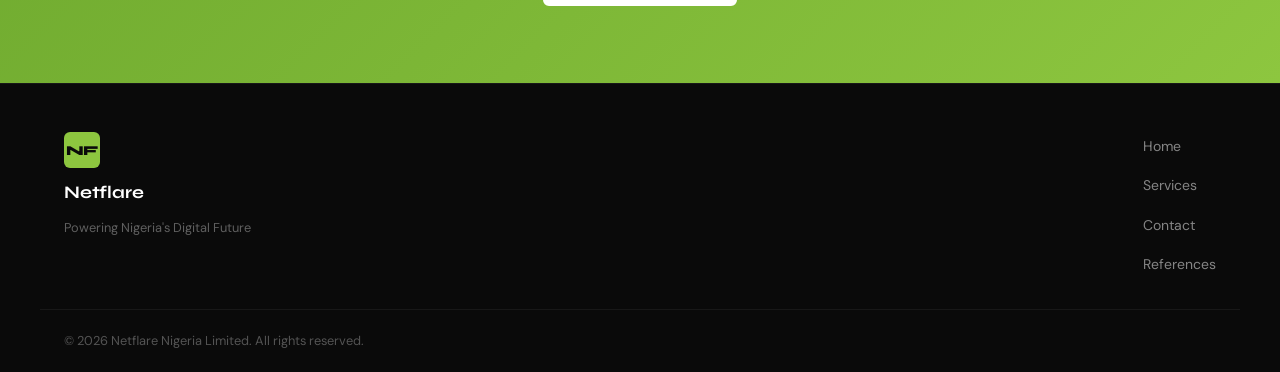
<file: netflare/services.html>
<!DOCTYPE html>
<html lang="en">
<head>
  <meta charset="UTF-8">
  <meta name="description" content="Explore Netflare's full range of broadband, cybersecurity, cloud, and ICT services for Nigerian enterprises.">
  <meta name="viewport" content="width=device-width, initial-scale=1.0">
  <title>Services | Netflare Nigeria</title>
  <link rel="preconnect" href="https://fonts.googleapis.com">
  <link rel="preconnect" href="https://fonts.gstatic.com" crossorigin>
  <link href="https://fonts.googleapis.com/css2?family=Syne:wght@400;600;700;800&family=DM+Sans:wght@300;400;500&display=swap" rel="stylesheet">
  <link rel="stylesheet" href="styles/style.css">
  <script src="scripts/script.js" defer></script>
</head>
<body>

  <header class="site-header">
    <div class="header-inner">
      <a href="index.html" class="logo" aria-label="Netflare home">
        <span class="logo-mark">NF</span>
        <span class="logo-text">Netflare</span>
      </a>
      <nav aria-label="Primary Navigation">
        <ul class="nav-list">
          <li><a href="index.html" class="nav-link">Home</a></li>
          <li><a href="services.html" class="nav-link active">Services</a></li>
          <li><a href="contact.html" class="nav-link">Contact</a></li>
        </ul>
      </nav>
      <button class="nav-toggle" aria-label="Toggle menu" aria-expanded="false">
        <span></span><span></span><span></span>
      </button>
    </div>
  </header>

  <main>

    <!-- PAGE HERO -->
    <section class="page-hero">
      <div class="page-hero-inner">
        <div class="section-label">Our Solutions</div>
        <h1 class="page-hero-heading">Enterprise ICT Services<br><span class="accent-text">Built for Nigeria</span></h1>
        <p class="page-hero-sub">From fiber broadband to full-stack cybersecurity, Netflare designs, deploys, and manages the technology backbone your business depends on.</p>
      </div>
    </section>

    <!-- SERVICES FULL GRID -->
    <section class="services-detail-section">
      <div class="section-inner">

        <article class="service-detail-card">
          <div class="service-detail-img">
            <img src="images/broadband.jpg" alt="Fiber optic broadband infrastructure" loading="lazy">
          </div>
          <div class="service-detail-body">
            <div class="service-tag">Connectivity</div>
            <h2>Broadband Solutions</h2>
            <p>High-speed fiber, wireless, and VSAT internet solutions engineered for enterprise reliability. Whether your facility needs dedicated leased lines or a resilient multi-path connection, Netflare has a last-mile option that fits.</p>
            <ul class="service-features">
              <li>Dedicated fiber (10Mbps to 10Gbps)</li>
              <li>Licensed microwave links</li>
              <li>VSAT for remote site coverage</li>
              <li>99.9% uptime SLA with NOC monitoring</li>
            </ul>
            <a href="contact.html" class="btn btn-primary">Request a Quote</a>
          </div>
        </article>

        <article class="service-detail-card reverse">
          <div class="service-detail-img">
            <img src="images/security.webp" alt="Cybersecurity threat monitoring dashboard" loading="lazy">
          </div>
          <div class="service-detail-body">
            <div class="service-tag">Security</div>
            <h2>Cybersecurity</h2>
            <p>Protect your infrastructure, data, and users with Netflare's layered security architecture. We implement zero-trust principles across your network perimeter, endpoint devices, and cloud environments.</p>
            <ul class="service-features">
              <li>Next-gen firewall deployment and management</li>
              <li>24/7 Security Operations Center (SOC)</li>
              <li>Vulnerability assessment and penetration testing</li>
              <li>NDPR and regulatory compliance support</li>
            </ul>
            <a href="contact.html" class="btn btn-primary">Request a Quote</a>
          </div>
        </article>

        <article class="service-detail-card">
          <div class="service-detail-img">
            <img src="images/cloud.jpg" alt="Cloud computing server infrastructure" loading="lazy">
          </div>
          <div class="service-detail-body">
            <div class="service-tag">Cloud</div>
            <h2>Cloud Services</h2>
            <p>Flexible cloud hosting, storage, and disaster recovery solutions with local data residency options. Netflare's cloud platforms are designed for Nigerian bandwidth realities — low latency, high availability, always on.</p>
            <ul class="service-features">
              <li>Public, private, and hybrid cloud deployments</li>
              <li>Managed backup and disaster recovery</li>
              <li>Microsoft 365 and Google Workspace licensing</li>
              <li>Infrastructure as a Service (IaaS) and SaaS</li>
            </ul>
            <a href="contact.html" class="btn btn-primary">Request a Quote</a>
          </div>
        </article>

        <article class="service-detail-card reverse">
          <div class="service-detail-img">
            <img src="images/dms.jpg" alt="Document management software interface" loading="lazy">
          </div>
          <div class="service-detail-body">
            <div class="service-tag">Software</div>
            <h2>FlareDMS</h2>
            <p>Netflare's flagship document management system built for African enterprises. FlareDMS brings enterprise document control, workflow automation, and regulatory audit trails to businesses of all sizes — with on-premise or cloud deployment options.</p>
            <ul class="service-features">
              <li>Role-based access control and audit logs</li>
              <li>OCR and full-text document search</li>
              <li>Automated approval workflows</li>
              <li>ISO 27001-aligned security architecture</li>
            </ul>
            <a href="contact.html" class="btn btn-primary">Request a Demo</a>
          </div>
        </article>

      </div>
    </section>

    <!-- CTA BAND -->
    <section class="cta-band">
      <div class="cta-band-inner">
        <h2>Ready to upgrade your infrastructure?</h2>
        <p>Speak with a Netflare engineer today. No sales scripts, just honest technical advice.</p>
        <a href="contact.html" class="btn btn-light">Contact Us Now</a>
      </div>
    </section>

  </main>

  <footer class="site-footer">
    <div class="footer-inner">
      <div class="footer-brand">
        <span class="logo-mark">NF</span>
        <span class="logo-text">Netflare</span>
        <p class="footer-tagline">Powering Nigeria's Digital Future</p>
      </div>
      <nav aria-label="Footer Navigation">
        <ul class="footer-links">
          <li><a href="index.html">Home</a></li>
          <li><a href="services.html">Services</a></li>
          <li><a href="contact.html">Contact</a></li>
          <li><a href="references.html">References</a></li>
        </ul>
      </nav>
    </div>
    <div class="footer-bottom">
      <p>&copy; 2026 Netflare Nigeria Limited. All rights reserved.</p>
    </div>
  </footer>

</body>
</html>
</file>
<file: styles/base.css>
/* CSS RESET */
*{
margin:0;
padding:0;
box-sizing:border-box;
}

/* ROOT COLORS */
:root{
--primary:#2b5c82;
--dark:#333;
--light:#f5f5f5;
--card-bg:#ffffff;
}

/* BODY */

body{
font-family:'Roboto', sans-serif;
background:var(--light);
line-height:1.6;
color:#222;
display:flex;
flex-direction:column;
min-height:100vh;
}

/* HEADER */

header{
background:var(--primary);
color:white;
text-align:center;
}

#course-title{
display:block;
font-size:1.6rem;
padding:15px;
font-weight:bold;
}

/* NAVIGATION */

nav{
display:flex;
justify-content:center;
gap:30px;
background:var(--dark);
padding:10px;
flex-wrap:wrap;
}

nav a{
color:white;
text-decoration:none;
font-weight:bold;
padding:8px 12px;
transition:0.3s;
}

nav a:hover{
background:white;
color:var(--dark);
border-radius:5px;
}

/* MAIN LAYOUT */

main{
max-width:1000px;
margin:auto;
padding:20px;
flex:1;
}

h1{
text-align:center;
margin-bottom:20px;
}

/* GRID CARDS */

.cards{
display:grid;
grid-template-columns:1fr 1fr;
gap:20px;
}

/* CARD */

.card{
background:var(--card-bg);
border-radius:8px;
box-shadow:0 4px 8px rgba(0,0,0,0.1);
overflow:hidden;
}

.card h2{
background:var(--primary);
color:white;
padding:10px;
}

/* ABOUT SECTION */

.about{
display:flex;
gap:15px;
align-items:center;
padding:15px;
}

.about img{
width:130px;
border-radius:8px;
}

/* COUNTRY SECTION */

.card h3{
padding:0 15px;
margin-top:10px;
}

.country-content{
display:flex;
gap:15px;
align-items:center;
padding:15px;
}

.country-content img{
width:150px;
border-radius:5px;
}

/* RESOURCES */

.resources{
padding:15px;
}

.resources img{
width:100%;
max-height:180px;
object-fit:cover;
margin-bottom:10px;
border-radius:5px;
}

.resources ul{
list-style:none;
}

.resources li{
margin-bottom:8px;
}

.resources a{
text-decoration:none;
color:var(--primary);
font-weight:bold;
}

.resources a:hover{
text-decoration:underline;
}

/* FOOTER */

footer{
text-align:center;
background:var(--primary);
color:white;
padding:15px;
margin-top:20px;
}

/* RESPONSIVE */

@media (max-width:768px){

.cards{
grid-template-columns:1fr;
}

.about{
flex-direction:column;
text-align:center;
}

.country-content{
flex-direction:column;
text-align:center;
}

}
</file>
<file: netflare/styles/style.css>
/* ============================================================
   NETFLARE NIGERIA — MAIN STYLESHEET
   Brand: Lime Green (#8DC63F), Amber/Gold (#F5A623), Black (#0A0A0A)
   Fonts: Syne (headings), DM Sans (body)
   ============================================================ */

:root {
  --black:        #0a0a0a;
  --dark:         #111827;
  --dark-card:    #1a2332;
  --lime:         #8dc63f;
  --lime-dark:    #6da82e;
  --amber:        #f5a623;
  --white:        #ffffff;
  --off-white:    #f8f9fa;
  --gray-light:   #e9ecef;
  --gray:         #6b7280;
  --gray-dark:    #374151;
  --font-heading: 'Syne', sans-serif;
  --font-body:    'DM Sans', sans-serif;
  --radius:       10px;
  --radius-lg:    18px;
  --shadow:       0 4px 24px rgba(0,0,0,0.08);
  --shadow-lg:    0 12px 48px rgba(0,0,0,0.15);
  --transition:   0.25s ease;
  --header-h:     72px;
}

/* ============================================================
   RESET & BASE
   ============================================================ */

*, *::before, *::after {
  box-sizing: border-box;
  margin: 0;
  padding: 0;
}

html {
  scroll-behavior: smooth;
  font-size: 16px;
}

body {
  font-family: var(--font-body);
  background: var(--off-white);
  color: var(--dark);
  line-height: 1.7;
  -webkit-font-smoothing: antialiased;
}

img {
  display: block;
  max-width: 100%;
  height: auto;
}

ul {
  list-style: none;
}

a {
  color: inherit;
  text-decoration: none;
}

/* ============================================================
   TYPOGRAPHY
   ============================================================ */

h1, h2, h3, h4 {
  font-family: var(--font-heading);
  line-height: 1.15;
  font-weight: 700;
}

.accent-text {
  color: var(--lime);
}

.section-label {
  display: inline-block;
  font-family: var(--font-heading);
  font-size: 0.75rem;
  font-weight: 700;
  letter-spacing: 0.15em;
  text-transform: uppercase;
  color: var(--lime);
  margin-bottom: 0.75rem;
}

.section-heading {
  font-size: clamp(1.75rem, 4vw, 2.75rem);
  color: var(--dark);
  margin-bottom: 1rem;
}

.section-sub {
  font-size: 1.05rem;
  color: var(--gray);
  max-width: 560px;
  margin-bottom: 2rem;
}

/* ============================================================
   BUTTONS
   ============================================================ */

.btn {
  display: inline-flex;
  align-items: center;
  gap: 0.5rem;
  font-family: var(--font-heading);
  font-size: 0.9rem;
  font-weight: 700;
  padding: 0.75rem 1.75rem;
  border-radius: 6px;
  border: 2px solid transparent;
  cursor: pointer;
  transition: all var(--transition);
  text-align: center;
  letter-spacing: 0.02em;
}

.btn-primary {
  background: var(--lime);
  color: var(--black);
  border-color: var(--lime);
}

.btn-primary:hover,
.btn-primary:focus-visible {
  background: var(--lime-dark);
  border-color: var(--lime-dark);
  transform: translateY(-1px);
  box-shadow: 0 6px 20px rgba(141,198,63,0.35);
}

.btn-outline {
  background: transparent;
  color: var(--white);
  border-color: rgba(255,255,255,0.5);
}

.btn-outline:hover,
.btn-outline:focus-visible {
  border-color: var(--white);
  background: rgba(255,255,255,0.08);
}

.btn-light {
  background: var(--white);
  color: var(--black);
  border-color: var(--white);
}

.btn-light:hover,
.btn-light:focus-visible {
  background: var(--lime);
  border-color: var(--lime);
}

.btn-full {
  width: 100%;
  justify-content: center;
}

/* ============================================================
   HEADER
   ============================================================ */

.site-header {
  position: sticky;
  top: 0;
  z-index: 100;
  background: var(--black);
  border-bottom: 1px solid rgba(255,255,255,0.06);
  height: var(--header-h);
  display: flex;
  align-items: center;
}

.header-inner {
  width: 100%;
  max-width: 1200px;
  margin: 0 auto;
  padding: 0 1.5rem;
  display: flex;
  align-items: center;
  justify-content: space-between;
  gap: 2rem;
}

/* LOGO */
.logo {
  display: flex;
  align-items: center;
  gap: 0.6rem;
  text-decoration: none;
  flex-shrink: 0;
}

.logo-mark {
  display: inline-flex;
  align-items: center;
  justify-content: center;
  width: 36px;
  height: 36px;
  background: var(--lime);
  color: var(--black);
  font-family: var(--font-heading);
  font-weight: 800;
  font-size: 0.85rem;
  border-radius: 6px;
  letter-spacing: -0.02em;
}

.logo-text {
  font-family: var(--font-heading);
  font-weight: 700;
  font-size: 1.15rem;
  color: var(--white);
  letter-spacing: -0.01em;
}

/* NAV */
.nav-list {
  display: flex;
  align-items: center;
  gap: 0.25rem;
}

.nav-link {
  font-family: var(--font-heading);
  font-size: 0.875rem;
  font-weight: 600;
  color: rgba(255,255,255,0.7);
  padding: 0.4rem 0.85rem;
  border-radius: 6px;
  transition: all var(--transition);
  letter-spacing: 0.01em;
}

.nav-link:hover,
.nav-link:focus-visible,
.nav-link.active {
  color: var(--white);
  background: rgba(255,255,255,0.08);
}

.nav-link.active {
  color: var(--lime);
}

/* MOBILE TOGGLE */
.nav-toggle {
  display: none;
  flex-direction: column;
  gap: 5px;
  background: none;
  border: none;
  cursor: pointer;
  padding: 4px;
}

.nav-toggle span {
  display: block;
  width: 24px;
  height: 2px;
  background: var(--white);
  border-radius: 2px;
  transition: all var(--transition);
}

.nav-toggle.open span:nth-child(1) {
  transform: translateY(7px) rotate(45deg);
}

.nav-toggle.open span:nth-child(2) {
  opacity: 0;
}

.nav-toggle.open span:nth-child(3) {
  transform: translateY(-7px) rotate(-45deg);
}

/* ============================================================
   HERO — INDEX PAGE
   ============================================================ */

.hero {
  display: grid;
  grid-template-columns: 1fr 1fr;
  min-height: calc(100vh - var(--header-h));
  background: var(--dark);
  overflow: hidden;
  position: relative;
}

.hero-bg-grid {
  position: absolute;
  inset: 0;
  background-image:
    linear-gradient(rgba(141,198,63,0.04) 1px, transparent 1px),
    linear-gradient(90deg, rgba(141,198,63,0.04) 1px, transparent 1px);
  background-size: 40px 40px;
  pointer-events: none;
}

.hero-content {
  display: flex;
  flex-direction: column;
  justify-content: center;
  padding: clamp(2.5rem, 5vw, 5rem) clamp(1.5rem, 4vw, 4rem);
  position: relative;
  z-index: 1;
}

.hero-badge {
  display: inline-block;
  background: rgba(141,198,63,0.12);
  color: var(--lime);
  border: 1px solid rgba(141,198,63,0.3);
  font-family: var(--font-heading);
  font-size: 0.72rem;
  font-weight: 700;
  letter-spacing: 0.15em;
  text-transform: uppercase;
  padding: 0.4rem 0.9rem;
  border-radius: 999px;
  margin-bottom: 1.5rem;
  width: fit-content;
}

.hero-heading {
  font-size: clamp(2.2rem, 5.5vw, 4rem);
  font-weight: 800;
  color: var(--white);
  margin-bottom: 1.25rem;
  line-height: 1.05;
}

.hero-sub {
  font-size: clamp(1rem, 1.5vw, 1.125rem);
  color: rgba(255,255,255,0.65);
  max-width: 480px;
  margin-bottom: 2rem;
  line-height: 1.75;
}

.hero-actions {
  display: flex;
  flex-wrap: wrap;
  gap: 0.75rem;
  margin-bottom: 1.25rem;
}

.welcome-msg {
  font-size: 0.9rem;
  color: var(--lime);
  min-height: 1.5rem;
  font-weight: 500;
}

/* HERO VISUAL */
.hero-visual {
  position: relative;
  overflow: hidden;
}

.hero-img {
  width: 100%;
  height: 100%;
  object-fit: cover;
  opacity: 0.75;
}

.hero-stat-card {
  position: absolute;
  background: rgba(10,10,10,0.85);
  backdrop-filter: blur(8px);
  border: 1px solid rgba(141,198,63,0.25);
  border-radius: var(--radius);
  padding: 1rem 1.4rem;
  display: flex;
  flex-direction: column;
  gap: 0.15rem;
  min-width: 140px;
}

.card-top {
  top: 2rem;
  right: 2rem;
}

.card-bottom {
  bottom: 2rem;
  left: 2rem;
}

.stat-number {
  font-family: var(--font-heading);
  font-size: 1.5rem;
  font-weight: 800;
  color: var(--lime);
}

.stat-label {
  font-size: 0.78rem;
  color: rgba(255,255,255,0.6);
  font-weight: 500;
}

/* ============================================================
   TRUST BAR
   ============================================================ */

.trust-bar {
  background: var(--black);
  border-top: 1px solid rgba(255,255,255,0.06);
  border-bottom: 1px solid rgba(255,255,255,0.06);
  padding: 1.75rem 1.5rem;
}

.trust-inner {
  max-width: 900px;
  margin: 0 auto;
  display: flex;
  align-items: center;
  justify-content: center;
  gap: 0;
  flex-wrap: wrap;
}

.trust-item {
  display: flex;
  flex-direction: column;
  align-items: center;
  padding: 0.5rem 3rem;
  gap: 0.2rem;
}

.trust-num {
  font-family: var(--font-heading);
  font-size: 1.75rem;
  font-weight: 800;
  color: var(--lime);
}

.trust-label {
  font-size: 0.78rem;
  color: rgba(255,255,255,0.5);
  letter-spacing: 0.03em;
}

.trust-divider {
  width: 1px;
  height: 40px;
  background: rgba(255,255,255,0.1);
}

/* ============================================================
   SERVICES SECTION — INDEX
   ============================================================ */

.services-section {
  padding: clamp(4rem, 8vw, 7rem) 1.5rem;
  background: var(--off-white);
}

.section-inner {
  max-width: 1200px;
  margin: 0 auto;
}

.search-input {
  display: block;
  width: 100%;
  max-width: 400px;
  padding: 0.75rem 1.1rem;
  font-family: var(--font-body);
  font-size: 0.95rem;
  border: 2px solid var(--gray-light);
  border-radius: var(--radius);
  background: var(--white);
  color: var(--dark);
  outline: none;
  margin-bottom: 2rem;
  transition: border-color var(--transition);
}

.search-input:focus {
  border-color: var(--lime);
}

.search-input::placeholder {
  color: var(--gray);
}

.services-grid {
  display: grid;
  grid-template-columns: repeat(auto-fit, minmax(260px, 1fr));
  gap: 1.5rem;
}

/* ============================================================
   SERVICE CARD (JS-GENERATED)
   ============================================================ */

.service-card {
  background: var(--white);
  border: 1px solid var(--gray-light);
  border-radius: var(--radius-lg);
  padding: 2rem 1.75rem;
  transition: all var(--transition);
  position: relative;
  overflow: hidden;
}

.service-card::before {
  content: '';
  position: absolute;
  top: 0;
  left: 0;
  right: 0;
  height: 3px;
  background: var(--lime);
  transform: scaleX(0);
  transform-origin: left;
  transition: transform var(--transition);
}

.service-card:hover {
  box-shadow: var(--shadow-lg);
  transform: translateY(-4px);
  border-color: rgba(141,198,63,0.3);
}

.service-card:hover::before {
  transform: scaleX(1);
}

.service-card-icon {
  font-size: 2rem;
  margin-bottom: 1rem;
  display: block;
}

.service-card h3 {
  font-size: 1.15rem;
  margin-bottom: 0.5rem;
  color: var(--dark);
}

.service-card p {
  font-size: 0.9rem;
  color: var(--gray);
  line-height: 1.65;
}

.service-card-link {
  display: inline-flex;
  align-items: center;
  gap: 0.35rem;
  font-family: var(--font-heading);
  font-size: 0.8rem;
  font-weight: 700;
  color: var(--lime-dark);
  margin-top: 1.25rem;
  letter-spacing: 0.02em;
  text-transform: uppercase;
}

/* ============================================================
   WHY NETFLARE SECTION
   ============================================================ */

.why-section {
  background: var(--dark);
  padding: clamp(4rem, 8vw, 7rem) 1.5rem;
}

.why-inner {
  max-width: 1200px;
  margin: 0 auto;
  display: grid;
  grid-template-columns: 1fr 1fr;
  gap: 4rem;
  align-items: center;
}

.why-text .section-heading,
.why-text p {
  color: var(--white);
}

.why-text p {
  color: rgba(255,255,255,0.65);
  font-size: 1.05rem;
}

.why-cards {
  display: grid;
  grid-template-columns: 1fr 1fr;
  gap: 1.25rem;
}

.why-card {
  background: var(--dark-card);
  border: 1px solid rgba(255,255,255,0.06);
  border-radius: var(--radius);
  padding: 1.5rem;
  transition: border-color var(--transition);
}

.why-card:hover {
  border-color: rgba(141,198,63,0.3);
}

.why-icon {
  font-size: 1.5rem;
  margin-bottom: 0.75rem;
}

.why-card h3 {
  font-size: 0.95rem;
  color: var(--white);
  margin-bottom: 0.5rem;
}

.why-card p {
  font-size: 0.85rem;
  color: rgba(255,255,255,0.5);
  line-height: 1.6;
}

/* ============================================================
   PAGE HERO (INNER PAGES)
   ============================================================ */

.page-hero {
  background: var(--dark);
  padding: clamp(3.5rem, 7vw, 6rem) 1.5rem;
  position: relative;
  overflow: hidden;
}

.page-hero::after {
  content: '';
  position: absolute;
  inset: 0;
  background-image:
    linear-gradient(rgba(141,198,63,0.03) 1px, transparent 1px),
    linear-gradient(90deg, rgba(141,198,63,0.03) 1px, transparent 1px);
  background-size: 40px 40px;
  pointer-events: none;
}

.page-hero-inner {
  max-width: 800px;
  margin: 0 auto;
  position: relative;
  z-index: 1;
}

.page-hero-heading {
  font-size: clamp(2rem, 5vw, 3.5rem);
  font-weight: 800;
  color: var(--white);
  margin-bottom: 1rem;
}

.page-hero-sub {
  font-size: 1.05rem;
  color: rgba(255,255,255,0.6);
  max-width: 580px;
  line-height: 1.75;
}

/* ============================================================
   SERVICES DETAIL PAGE
   ============================================================ */

.services-detail-section {
  padding: clamp(3rem, 6vw, 5rem) 1.5rem;
}

.service-detail-card {
  display: grid;
  grid-template-columns: 1fr 1fr;
  gap: 3rem;
  align-items: center;
  margin-bottom: 5rem;
  padding-bottom: 5rem;
  border-bottom: 1px solid var(--gray-light);
}

.service-detail-card:last-child {
  border-bottom: none;
  margin-bottom: 0;
  padding-bottom: 0;
}

.service-detail-card.reverse {
  direction: rtl;
}

.service-detail-card.reverse > * {
  direction: ltr;
}

.service-detail-img {
  border-radius: var(--radius-lg);
  overflow: hidden;
  box-shadow: var(--shadow-lg);
}

.service-detail-img img {
  width: 100%;
  height: 320px;
  object-fit: cover;
  transition: transform 0.4s ease;
}

.service-detail-card:hover .service-detail-img img {
  transform: scale(1.03);
}

.service-tag {
  display: inline-block;
  background: rgba(141,198,63,0.1);
  color: var(--lime-dark);
  border: 1px solid rgba(141,198,63,0.25);
  font-family: var(--font-heading);
  font-size: 0.7rem;
  font-weight: 700;
  letter-spacing: 0.12em;
  text-transform: uppercase;
  padding: 0.3rem 0.75rem;
  border-radius: 999px;
  margin-bottom: 1rem;
}

.service-detail-body h2 {
  font-size: clamp(1.5rem, 3vw, 2rem);
  margin-bottom: 1rem;
  color: var(--dark);
}

.service-detail-body p {
  color: var(--gray-dark);
  margin-bottom: 1.25rem;
  line-height: 1.75;
}

.service-features {
  display: flex;
  flex-direction: column;
  gap: 0.6rem;
  margin-bottom: 1.75rem;
}

.service-features li {
  display: flex;
  align-items: flex-start;
  gap: 0.6rem;
  font-size: 0.9rem;
  color: var(--gray-dark);
}

.service-features li::before {
  content: '✓';
  color: var(--lime);
  font-weight: 700;
  font-size: 0.85rem;
  margin-top: 0.1rem;
  flex-shrink: 0;
}

/* ============================================================
   CTA BAND
   ============================================================ */

.cta-band {
  background: linear-gradient(135deg, var(--lime-dark), var(--lime));
  padding: clamp(3rem, 6vw, 5rem) 1.5rem;
  text-align: center;
}

.cta-band-inner {
  max-width: 640px;
  margin: 0 auto;
}

.cta-band h2 {
  font-size: clamp(1.5rem, 3.5vw, 2.25rem);
  color: var(--black);
  margin-bottom: 0.75rem;
}

.cta-band p {
  color: rgba(0,0,0,0.65);
  margin-bottom: 1.75rem;
  font-size: 1.05rem;
}

/* ============================================================
   CONTACT PAGE
   ============================================================ */

.contact-section {
  padding: clamp(3rem, 6vw, 5rem) 1.5rem;
}

.contact-inner {
  max-width: 1100px;
  margin: 0 auto;
  display: grid;
  grid-template-columns: 1fr 1.5fr;
  gap: 4rem;
  align-items: start;
}

.contact-info h2,
.contact-form-wrap h2 {
  font-size: 1.5rem;
  margin-bottom: 1rem;
  color: var(--dark);
}

.contact-info p {
  color: var(--gray);
  margin-bottom: 2rem;
  line-height: 1.75;
}

.contact-details {
  display: flex;
  flex-direction: column;
  gap: 1.5rem;
}

.contact-details li {
  display: flex;
  align-items: flex-start;
  gap: 1rem;
}

.contact-icon {
  font-size: 1.25rem;
  flex-shrink: 0;
  margin-top: 0.1rem;
}

.contact-details strong {
  display: block;
  font-family: var(--font-heading);
  font-size: 0.85rem;
  font-weight: 700;
  color: var(--dark);
  margin-bottom: 0.2rem;
}

.contact-details div {
  font-size: 0.9rem;
  color: var(--gray);
  line-height: 1.65;
}

/* FORM */
.contact-form {
  display: flex;
  flex-direction: column;
  gap: 1.25rem;
}

.form-group {
  display: flex;
  flex-direction: column;
  gap: 0.4rem;
}

.form-group label {
  font-family: var(--font-heading);
  font-size: 0.85rem;
  font-weight: 600;
  color: var(--dark);
}

.required {
  color: #e53e3e;
}

.form-group input,
.form-group textarea,
.form-group select {
  padding: 0.75rem 1rem;
  font-family: var(--font-body);
  font-size: 0.95rem;
  border: 2px solid var(--gray-light);
  border-radius: var(--radius);
  background: var(--white);
  color: var(--dark);
  outline: none;
  transition: border-color var(--transition);
  width: 100%;
}

.form-group input:focus,
.form-group textarea:focus,
.form-group select:focus {
  border-color: var(--lime);
}

.form-group input.invalid,
.form-group textarea.invalid {
  border-color: #e53e3e;
}

.form-group textarea {
  resize: vertical;
  min-height: 130px;
}

.field-error {
  font-size: 0.8rem;
  color: #e53e3e;
  min-height: 1rem;
}

.form-feedback {
  margin-top: 1rem;
  font-size: 0.95rem;
  font-weight: 500;
  min-height: 1.5rem;
  border-radius: var(--radius);
  padding: 0;
  transition: all var(--transition);
}

.form-feedback.success {
  background: rgba(141,198,63,0.1);
  color: var(--lime-dark);
  border: 1px solid rgba(141,198,63,0.3);
  padding: 0.9rem 1.1rem;
}

.form-feedback.error {
  background: rgba(229,62,62,0.08);
  color: #c53030;
  border: 1px solid rgba(229,62,62,0.25);
  padding: 0.9rem 1.1rem;
}

/* ============================================================
   FOOTER
   ============================================================ */

.site-footer {
  background: var(--black);
  border-top: 1px solid rgba(255,255,255,0.06);
}

.footer-inner {
  max-width: 1200px;
  margin: 0 auto;
  padding: 3rem 1.5rem 2rem;
  display: flex;
  justify-content: space-between;
  align-items: flex-start;
  flex-wrap: wrap;
  gap: 2rem;
}

.footer-brand {
  display: flex;
  flex-direction: column;
  gap: 0.35rem;
}

.footer-brand .logo-mark {
  display: inline-flex;
  align-items: center;
  justify-content: center;
  width: 36px;
  height: 36px;
  background: var(--lime);
  color: var(--black);
  font-family: var(--font-heading);
  font-weight: 800;
  font-size: 0.85rem;
  border-radius: 6px;
  margin-bottom: 0.25rem;
}

.footer-brand .logo-text {
  font-family: var(--font-heading);
  font-size: 1.1rem;
  font-weight: 700;
  color: var(--white);
}

.footer-tagline {
  font-size: 0.8rem;
  color: rgba(255,255,255,0.35);
  margin-top: 0.25rem;
}

.footer-links {
  display: flex;
  flex-direction: column;
  gap: 0.75rem;
}

.footer-links a {
  font-size: 0.875rem;
  color: rgba(255,255,255,0.5);
  transition: color var(--transition);
}

.footer-links a:hover {
  color: var(--lime);
}

.footer-bottom {
  max-width: 1200px;
  margin: 0 auto;
  padding: 1.25rem 1.5rem;
  border-top: 1px solid rgba(255,255,255,0.06);
}

.footer-bottom p {
  font-size: 0.8rem;
  color: rgba(255,255,255,0.3);
}

/* ============================================================
   MOBILE NAV DRAWER
   ============================================================ */

@media (max-width: 768px) {

  .nav-toggle {
    display: flex;
  }

  nav {
    position: absolute;
    top: var(--header-h);
    left: 0;
    right: 0;
    background: var(--black);
    border-bottom: 1px solid rgba(255,255,255,0.08);
    max-height: 0;
    overflow: hidden;
    transition: max-height 0.35s ease;
  }

  nav.open {
    max-height: 300px;
  }

  .nav-list {
    flex-direction: column;
    padding: 1rem 1.5rem 1.5rem;
    gap: 0.25rem;
  }

  .nav-list li {
    width: 100%;
  }

  .nav-link {
    display: block;
    padding: 0.6rem 0.85rem;
  }

  /* HERO */
  .hero {
    grid-template-columns: 1fr;
    min-height: auto;
  }

  .hero-visual {
    height: 240px;
    order: -1;
  }

  .hero-stat-card {
    padding: 0.6rem 0.9rem;
  }

  .stat-number { font-size: 1.1rem; }

  /* TRUST BAR */
  .trust-inner {
    gap: 0;
    flex-wrap: wrap;
  }

  .trust-item {
    padding: 0.75rem 1.5rem;
    flex: 1 1 calc(50% - 1px);
  }

  .trust-divider:nth-child(4) {
    display: none;
  }

  /* WHY */
  .why-inner {
    grid-template-columns: 1fr;
    gap: 2.5rem;
  }

  .why-cards {
    grid-template-columns: 1fr;
  }

  /* SERVICES */
  .service-detail-card,
  .service-detail-card.reverse {
    grid-template-columns: 1fr;
    direction: ltr;
    gap: 1.5rem;
  }

  .service-detail-img img {
    height: 220px;
  }

  /* CONTACT */
  .contact-inner {
    grid-template-columns: 1fr;
    gap: 2.5rem;
  }

  /* FOOTER */
  .footer-inner {
    flex-direction: column;
    gap: 1.5rem;
  }

  .footer-links {
    flex-direction: row;
    flex-wrap: wrap;
    gap: 0.5rem 1.5rem;
  }
}

/* LANDSCAPE MOBILE */
@media (max-width: 768px) and (orientation: landscape) {
  .hero {
    min-height: auto;
  }

  .hero-content {
    padding: 2rem 1.5rem;
  }
}
</file>
<file: week 1/styles/base.css>
/* Import Google Fonts */
@import url('https://fonts.googleapis.com/css2?family=Roboto:wght@300;400;700&display=swap');

/* CSS RESET */
*{
margin:0;
padding:0;
box-sizing:border-box;
}

/* ROOT COLORS */
:root{
--primary:#2b5c82;
--dark:#333;
--light:#f5f5f5;
--card-bg:#ffffff;
}

/* BODY */

body{
font-family:'Roboto', sans-serif;
background:var(--light);
line-height:1.6;
color:#222;
display:flex;
flex-direction:column;
min-height:100vh;
}

/* HEADER */

header{
background:var(--primary);
color:white;
text-align:center;
}

#course-title{
display:block;
font-size:1.6rem;
padding:15px;
font-weight:bold;
}

/* NAVIGATION */

nav{
display:flex;
justify-content:center;
gap:30px;
background:var(--dark);
padding:10px;
flex-wrap:wrap;
}

nav a{
color:white;
text-decoration:none;
font-weight:bold;
padding:8px 12px;
transition:0.3s;
}

nav a:hover{
background:white;
color:var(--dark);
border-radius:5px;
}

/* MAIN LAYOUT */

main{
max-width:1000px;
margin:auto;
padding:20px;
flex:1;
}

h1{
text-align:center;
margin-bottom:20px;
}

/* GRID CARDS */

.cards{
display:grid;
grid-template-columns:1fr 1fr;
gap:20px;
}

/* CARD */

.card{
background:var(--card-bg);
border-radius:8px;
box-shadow:0 4px 8px rgba(0,0,0,0.1);
overflow:hidden;
}

.card h2{
background:var(--primary);
color:white;
padding:10px;
}

/* ABOUT SECTION */

.about{
display:flex;
gap:15px;
align-items:center;
padding:15px;
}

.about img{
width:130px;
border-radius:8px;
}

/* COUNTRY SECTION */

.card h3{
padding:0 15px;
margin-top:10px;
}

.country-content{
display:flex;
gap:15px;
align-items:center;
padding:15px;
}

.country-content img{
width:150px;
border-radius:5px;
}

/* RESOURCES */

.resources{
padding:15px;
}

.resources img{
width:100%;
max-height:180px;
object-fit:cover;
margin-bottom:10px;
border-radius:5px;
}

.resources ul{
list-style:none;
}

.resources li{
margin-bottom:8px;
}

.resources a{
text-decoration:none;
color:var(--primary);
font-weight:bold;
}

.resources a:hover{
text-decoration:underline;
}

/* FOOTER */

footer{
text-align:center;
background:var(--primary);
color:white;
padding:15px;
margin-top:20px;
}

/* RESPONSIVE */

@media (max-width:768px){

.cards{
grid-template-columns:1fr;
}

.about{
flex-direction:column;
text-align:center;
}

.country-content{
flex-direction:column;
text-align:center;
}

}
</file>
<file: styles/styles.css>
body {
  font-family: Arial, sans-serif;
  margin: 0;
  background: #f4f4f4;
}

header, footer {
  background: #4b004b;
  color: white;
  text-align: center;
  padding: 1rem;
}

main {
  padding: 1rem;
}

form {
  max-width: 500px;
  margin: auto;
  background: #ddd;
  padding: 1rem;
  border-radius: 8px;
}

label {
  display: block;
  margin-top: 10px;
}

input, select, textarea {
  width: 100%;
  padding: 8px;
  margin-top: 5px;
}

fieldset {
  margin-top: 10px;
  border: none;
}

input[type="submit"] {
  margin-top: 15px;
  background: #4b004b;
  color: white;
  border: none;
  padding: 10px;
  cursor: pointer;
}

input[type="submit"]:hover {
  background: #700070;
}

@media (min-width: 768px) {
  form {
    max-width: 600px;
  }
}
</file>
<file: styles/place.css>
:root {
    --primary-color: #008751;
    --secondary-color: #ffffff;
    --accent-color: #f0f0f0;
}

body {
    font-family: Arial, sans-serif;
    margin: 0;
    background-color: var(--secondary-color);
}

/* Header */
header {
    background-color: var(--primary-color);
    color: white;
    text-align: center;
    padding: 1rem;
}

/* Hero Image */
.hero img {
    width: 100%;
    height: auto;
    display: block;
}

/* Main Content */
main {
    padding: 1rem;
}

/* Sections */
.about,
.weather {
    margin-bottom: 2rem;
    padding: 1rem;
    background-color: var(--accent-color);
    border-radius: 8px;
}

/* Weather Icon */
.weather-icon {
    text-align: center;
    margin-bottom: 1rem;
}

/* Weather emoji for large screens */
.weather h2::after {
    content: " ⛅";
}

/* Footer */
footer {
    text-align: center;
    padding: 1rem;
    background-color: var(--primary-color);
    color: white;
}

/* ✅ Visually Hidden (Accessibility Fix) */
.visually-hidden {
    position: absolute;
    width: 1px;
    height: 1px;
    margin: -1px;
    padding: 0;
    overflow: hidden;
    border: 0;
    clip: rect(0, 0, 0, 0);
}

/* Responsive Layout */
@media (min-width: 768px) {
    main {
        display: flex;
        gap: 2rem;
    }

    .about,
    .weather {
        flex: 1;
    }

    /* Hide SVG on larger screens */
    .weather-icon {
        display: none;
    }
}
</file>
